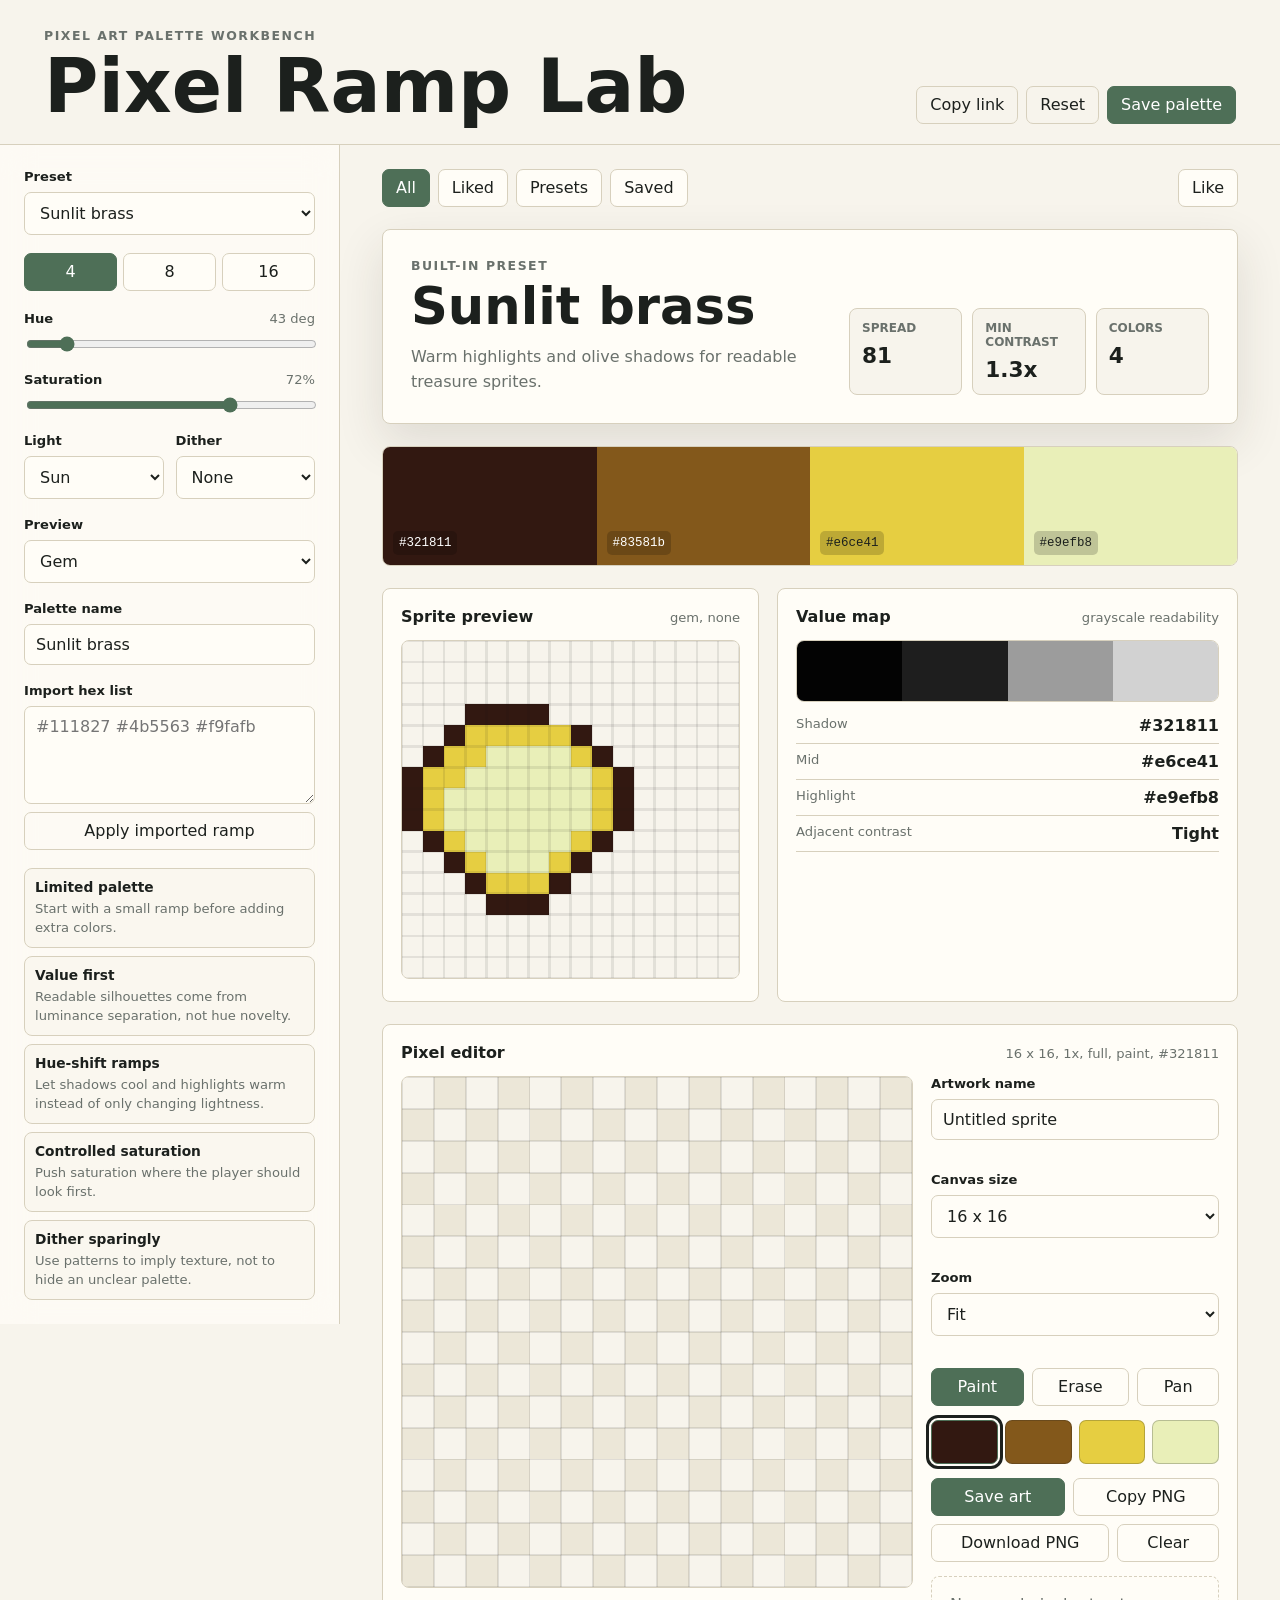
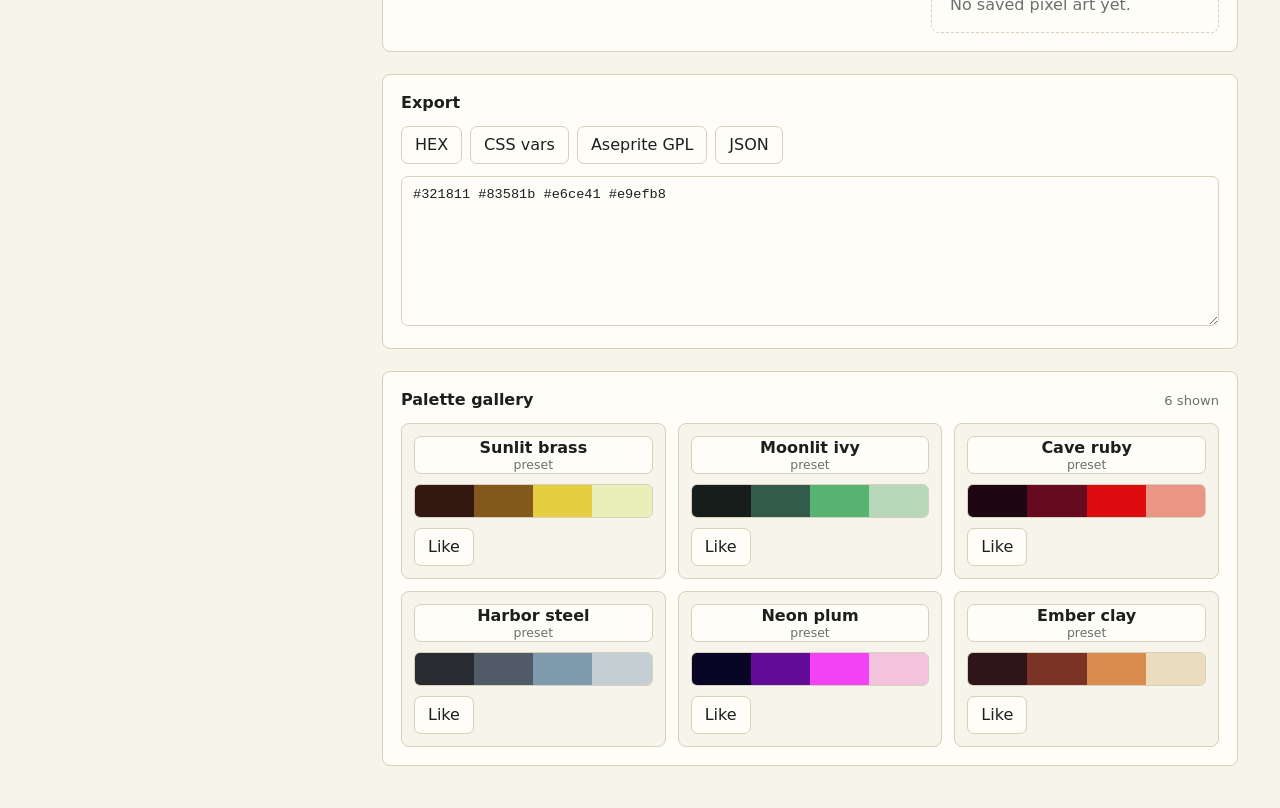
<file: index.html>
<!doctype html>
<html lang="en">
  <head>
    <meta charset="utf-8">
    <meta name="viewport" content="width=device-width, initial-scale=1">
    <title>Pixel Ramp Lab</title>
    <meta name="description" content="A static pixel-art palette workbench for ramps, favorites, previews, and exports.">
    <link rel="stylesheet" href="styles.css">
  </head>
  <body>
    <header class="app-header">
      <div>
        <p class="eyebrow">Pixel art palette workbench</p>
        <h1>Pixel Ramp Lab</h1>
      </div>
      <div class="header-actions">
        <button class="ghost-button" id="copy-url-button" type="button">Copy link</button>
        <button class="ghost-button" id="reset-button" type="button">Reset</button>
        <button class="primary-button" id="save-button" type="button">Save palette</button>
      </div>
    </header>

    <main class="app-shell">
      <section class="control-panel" aria-label="Palette controls">
        <div class="field-group">
          <label for="preset-select">Preset</label>
          <select id="preset-select"></select>
        </div>

        <div class="segmented" aria-label="Ramp size">
          <button type="button" data-size="4">4</button>
          <button type="button" data-size="8">8</button>
          <button type="button" data-size="16">16</button>
        </div>

        <div class="range-field">
          <div>
            <label for="hue-range">Hue</label>
            <output id="hue-output" for="hue-range"></output>
          </div>
          <input id="hue-range" type="range" min="0" max="359" value="43">
        </div>

        <div class="range-field">
          <div>
            <label for="saturation-range">Saturation</label>
            <output id="saturation-output" for="saturation-range"></output>
          </div>
          <input id="saturation-range" type="range" min="12" max="96" value="72">
        </div>

        <div class="field-grid">
          <div class="field-group">
            <label for="environment-select">Light</label>
            <select id="environment-select">
              <option value="sun">Sun</option>
              <option value="moon">Moon</option>
              <option value="cave">Cave</option>
              <option value="overcast">Overcast</option>
              <option value="neon">Neon</option>
            </select>
          </div>
          <div class="field-group">
            <label for="dither-select">Dither</label>
            <select id="dither-select">
              <option value="none">None</option>
              <option value="checker">Checker</option>
              <option value="diagonal">Diagonal</option>
              <option value="vertical">Vertical</option>
              <option value="noise">Noise</option>
            </select>
          </div>
        </div>

        <div class="field-group">
          <label for="sprite-select">Preview</label>
          <select id="sprite-select">
            <option value="gem">Gem</option>
            <option value="character">Character</option>
            <option value="tile">Tile</option>
            <option value="ui">UI button</option>
          </select>
        </div>

        <div class="field-group">
          <label for="palette-name-input">Palette name</label>
          <input id="palette-name-input" type="text" maxlength="48" value="Sunlit brass">
        </div>

        <div class="field-group">
          <label for="import-input">Import hex list</label>
          <textarea id="import-input" rows="4" spellcheck="false" placeholder="#111827 #4b5563 #f9fafb"></textarea>
          <button class="ghost-button full-width" id="import-button" type="button">Apply imported ramp</button>
        </div>

        <div class="rule-list" id="rule-list" aria-label="Pixel art rules"></div>
      </section>

      <section class="workspace" aria-label="Palette workspace">
        <div class="toolbar">
          <div class="filter-tabs" aria-label="Palette filters">
            <button type="button" data-filter="all">All</button>
            <button type="button" data-filter="liked">Liked</button>
            <button type="button" data-filter="presets">Presets</button>
            <button type="button" data-filter="saved">Saved</button>
          </div>
          <button class="like-button" id="like-button" type="button" aria-pressed="false">Like</button>
        </div>

        <div class="palette-hero">
          <div>
            <p class="eyebrow" id="palette-source">Built-in preset</p>
            <h2 id="palette-title">Sunlit brass</h2>
            <p id="palette-note"></p>
          </div>
          <div class="score-grid" aria-label="Palette diagnostics">
            <div>
              <span>Spread</span>
              <strong id="spread-score">0</strong>
            </div>
            <div>
              <span>Min contrast</span>
              <strong id="contrast-score">0</strong>
            </div>
            <div>
              <span>Colors</span>
              <strong id="color-count">0</strong>
            </div>
          </div>
        </div>

        <div class="swatch-strip" id="swatch-strip" aria-label="Generated palette"></div>

        <div class="preview-grid">
          <div class="preview-panel">
            <div class="panel-heading">
              <h3>Sprite preview</h3>
              <span id="preview-caption"></span>
            </div>
            <canvas id="sprite-canvas" width="256" height="256" aria-label="Pixel sprite preview"></canvas>
          </div>

          <div class="preview-panel">
            <div class="panel-heading">
              <h3>Value map</h3>
              <span>grayscale readability</span>
            </div>
            <div class="value-strip" id="value-strip"></div>
            <div class="diagnostic-list" id="diagnostic-list"></div>
          </div>
        </div>

        <div class="editor-panel">
          <div class="panel-heading">
            <h3>Pixel editor</h3>
            <span id="art-status" role="status"></span>
          </div>
          <div class="editor-grid">
            <div class="canvas-wrap">
              <canvas id="art-canvas" width="256" height="256" aria-label="Pixel art editor"></canvas>
            </div>
            <div class="editor-controls" aria-label="Pixel editor controls">
              <div class="field-group">
                <label for="art-name-input">Artwork name</label>
                <input id="art-name-input" type="text" maxlength="48" value="Untitled sprite">
              </div>
              <div class="field-group">
                <label for="art-size-select">Canvas size</label>
                <select id="art-size-select">
                  <option value="8">8 x 8</option>
                  <option value="16" selected>16 x 16</option>
                  <option value="24">24 x 24</option>
                  <option value="32">32 x 32</option>
                </select>
              </div>
              <div class="field-group">
                <label for="art-zoom-select">Zoom</label>
                <select id="art-zoom-select">
                  <option value="1" selected>Fit</option>
                  <option value="2">2x</option>
                  <option value="4">4x</option>
                </select>
              </div>
              <div class="tool-row" aria-label="Drawing tool">
                <button type="button" data-tool="paint">Paint</button>
                <button type="button" data-tool="erase">Erase</button>
                <button type="button" data-tool="pan">Pan</button>
              </div>
              <div class="brush-strip" id="brush-strip" aria-label="Brush colors"></div>
              <div class="art-actions">
                <button class="primary-button" id="save-art-button" type="button">Save art</button>
                <button class="ghost-button" id="copy-art-button" type="button">Copy PNG</button>
                <button class="ghost-button" id="export-art-button" type="button">Download PNG</button>
                <button class="ghost-button" id="clear-art-button" type="button">Clear</button>
              </div>
              <div class="art-gallery" id="art-gallery" aria-label="Saved pixel art"></div>
            </div>
          </div>
        </div>

        <div class="export-panel">
          <div class="panel-heading">
            <h3>Export</h3>
            <span id="copy-status" role="status"></span>
          </div>
          <div class="export-actions">
            <button type="button" data-export="hex">HEX</button>
            <button type="button" data-export="css">CSS vars</button>
            <button type="button" data-export="gpl">Aseprite GPL</button>
            <button type="button" data-export="json">JSON</button>
          </div>
          <textarea id="export-output" rows="7" spellcheck="false"></textarea>
        </div>

        <div class="gallery-panel">
          <div class="panel-heading">
            <h3>Palette gallery</h3>
            <span id="gallery-count"></span>
          </div>
          <div class="gallery-grid" id="gallery-grid"></div>
        </div>
      </section>
    </main>

    <script src="app.js"></script>
  </body>
</html>
</file>
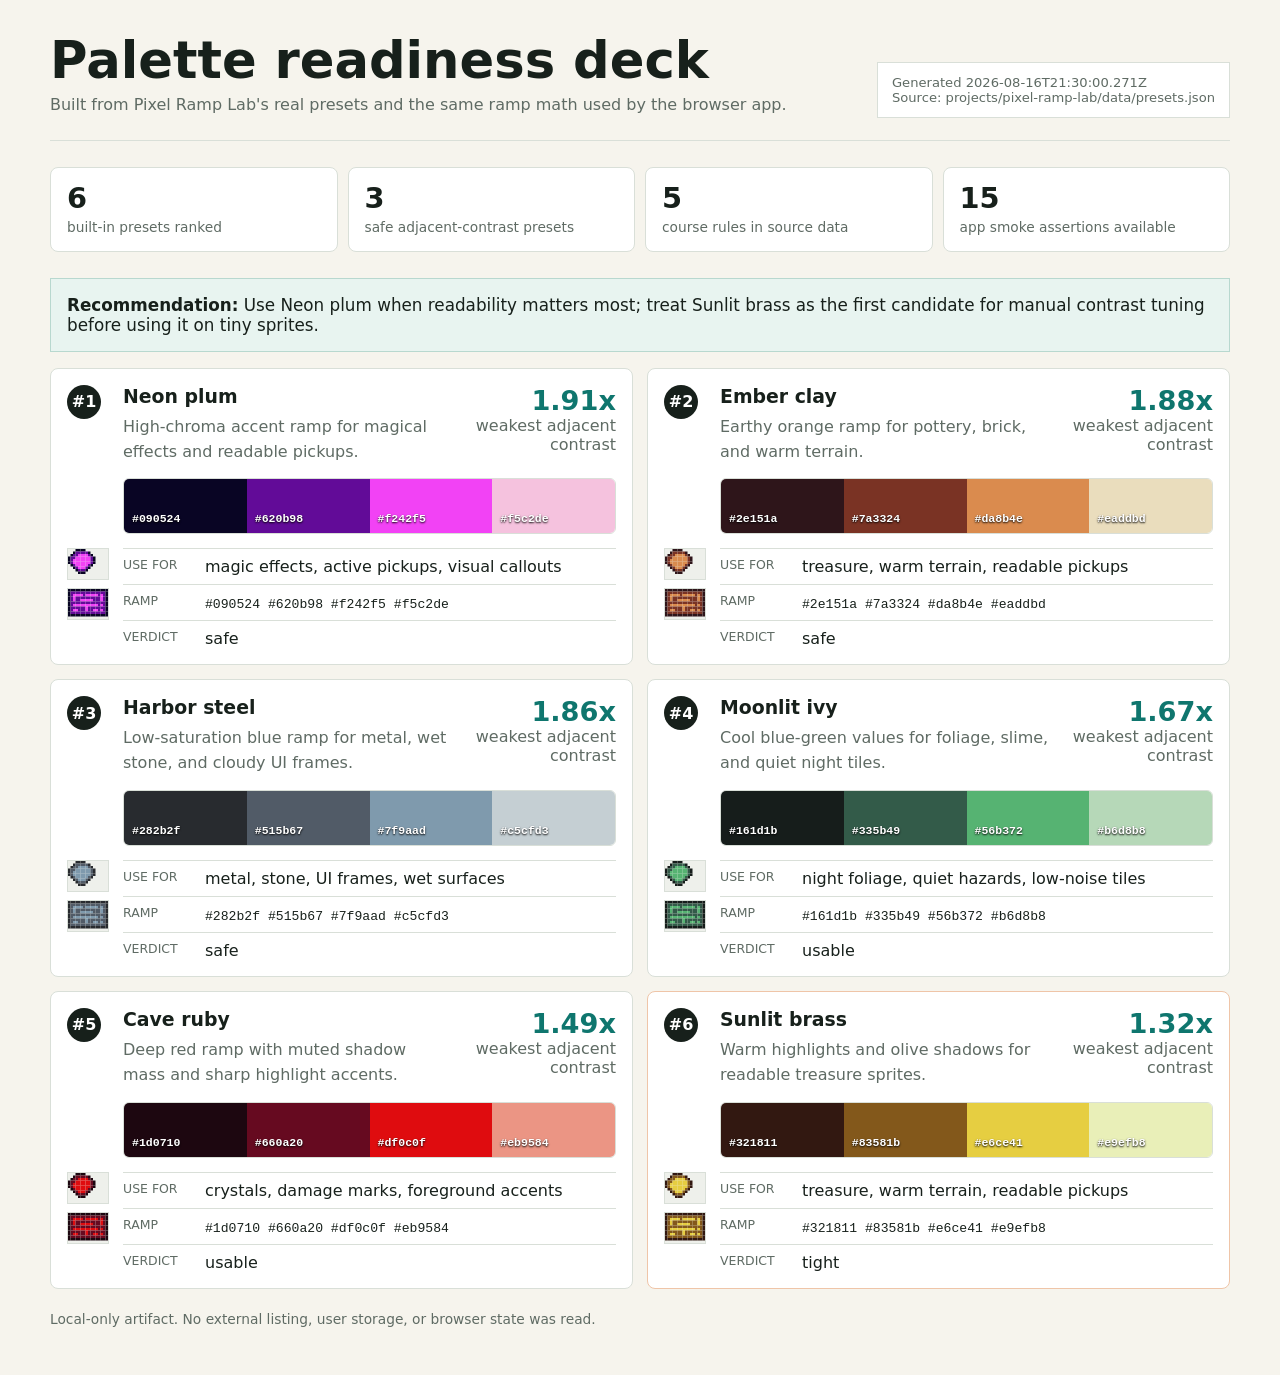
<file: artifacts/2026-08-16-palette-readiness-deck/index.html>
<!doctype html>
<html lang="en">
<head>
  <meta charset="utf-8">
  <meta name="viewport" content="width=device-width, initial-scale=1">
  <title>Pixel Ramp Lab Palette Readiness Deck</title>
  <style>
    :root { color-scheme: light; --ink: #17201b; --muted: #5f6b64; --line: #d9dfd8; --paper: #f6f4ed; --panel: #ffffff; --accent: #0f766e; --warn: #9a3412; }
    * { box-sizing: border-box; }
    body { margin: 0; background: var(--paper); color: var(--ink); font-family: Inter, ui-sans-serif, system-ui, -apple-system, BlinkMacSystemFont, "Segoe UI", sans-serif; }
    main { width: min(1180px, calc(100vw - 40px)); margin: 0 auto; padding: 36px 0 48px; }
    header { display: grid; grid-template-columns: 1fr auto; gap: 24px; align-items: end; margin-bottom: 26px; border-bottom: 1px solid var(--line); padding-bottom: 22px; }
    h1 { margin: 0; font-size: clamp(2rem, 4vw, 4.8rem); line-height: .96; max-width: 760px; }
    p { color: var(--muted); line-height: 1.55; margin: 8px 0 0; }
    .stamp { border: 1px solid var(--line); padding: 12px 14px; background: #fff; font-size: .82rem; color: var(--muted); min-width: 220px; }
    .stats { display: grid; grid-template-columns: repeat(4, minmax(0, 1fr)); gap: 10px; margin: 22px 0 26px; }
    .stat, .palette { background: var(--panel); border: 1px solid var(--line); border-radius: 8px; }
    .stat { padding: 16px; }
    .stat strong { display: block; font-size: 1.8rem; line-height: 1; }
    .stat span { display: block; color: var(--muted); margin-top: 6px; font-size: .86rem; }
    .verdict { font-size: 1.05rem; background: #e8f4f0; border: 1px solid #b8d8cf; padding: 16px; margin-bottom: 16px; }
    .grid { display: grid; grid-template-columns: repeat(2, minmax(0, 1fr)); gap: 14px; }
    .palette { padding: 16px; display: grid; grid-template-columns: 42px 1fr 150px; gap: 14px; align-items: start; }
    .palette.tight { border-color: #efc5a8; }
    .rank { width: 34px; height: 34px; display: grid; place-items: center; background: #17201b; color: #fff; border-radius: 50%; font-weight: 800; }
    h2 { margin: 0; font-size: 1.18rem; }
    .metric { text-align: right; color: var(--muted); }
    .metric strong { color: var(--accent); font-size: 1.7rem; display: block; }
    .swatches { grid-column: 2 / 4; display: grid; grid-template-columns: repeat(4, minmax(0, 1fr)); overflow: hidden; border: 1px solid var(--line); border-radius: 6px; }
    .swatches span { min-height: 54px; display: flex; align-items: end; padding: 8px; font: 700 .72rem ui-monospace, SFMono-Regular, Menlo, monospace; color: #fff; text-shadow: 0 1px 2px #000; }
    .sprites { grid-column: 1 / 2; display: grid; gap: 8px; }
    svg { width: 100%; image-rendering: pixelated; background: #eef0eb; border: 1px solid var(--line); }
    dl { grid-column: 2 / 4; margin: 0; display: grid; gap: 8px; }
    dl div { display: grid; grid-template-columns: 72px 1fr; gap: 10px; border-top: 1px solid var(--line); padding-top: 8px; }
    dt { color: var(--muted); font-size: .78rem; text-transform: uppercase; }
    dd { margin: 0; }
    code { font-family: ui-monospace, SFMono-Regular, Menlo, monospace; font-size: .82rem; white-space: normal; }
    footer { margin-top: 22px; color: var(--muted); font-size: .86rem; }
    @media (max-width: 860px) {
      main { width: min(100vw - 24px, 680px); padding-top: 22px; }
      header, .grid, .stats { grid-template-columns: 1fr; }
      .palette { grid-template-columns: 38px 1fr; }
      .metric, .swatches, dl { grid-column: 1 / 3; text-align: left; }
      .sprites { grid-column: 1 / 3; grid-template-columns: repeat(2, 1fr); }
    }
  </style>
</head>
<body>
  <main>
    <header>
      <div>
        <h1>Palette readiness deck</h1>
        <p>Built from Pixel Ramp Lab's real presets and the same ramp math used by the browser app.</p>
      </div>
      <div class="stamp">Generated 2026-08-16T21:30:00.271Z<br>Source: projects/pixel-ramp-lab/data/presets.json</div>
    </header>
    <section class="stats" aria-label="summary">
      <div class="stat"><strong>6</strong><span>built-in presets ranked</span></div>
      <div class="stat"><strong>3</strong><span>safe adjacent-contrast presets</span></div>
      <div class="stat"><strong>5</strong><span>course rules in source data</span></div>
      <div class="stat"><strong>15</strong><span>app smoke assertions available</span></div>
    </section>
    <section class="verdict"><strong>Recommendation:</strong> Use Neon plum when readability matters most; treat Sunlit brass as the first candidate for manual contrast tuning before using it on tiny sprites.</section>
    <section class="grid">
    <article class="palette safe">
      <div class="rank">#1</div>
      <div>
        <h2>Neon plum</h2>
        <p>High-chroma accent ramp for magical effects and readable pickups.</p>
      </div>
      <div class="metric">
        <strong>1.91x</strong>
        <span>weakest adjacent contrast</span>
      </div>
      <div class="swatches"><span style="background:#090524">#090524</span><span style="background:#620b98">#620b98</span><span style="background:#f242f5">#f242f5</span><span style="background:#f5c2de">#f5c2de</span></div>
      <div class="sprites"><svg viewBox="0 0 128 96" role="img" aria-label="gem sprite"><rect x="24" y="0" width="8" height="8" fill="#090524"/><rect x="32" y="0" width="8" height="8" fill="#090524"/><rect x="40" y="0" width="8" height="8" fill="#090524"/><rect x="48" y="0" width="8" height="8" fill="#090524"/><rect x="16" y="8" width="8" height="8" fill="#090524"/><rect x="24" y="8" width="8" height="8" fill="#620b98"/><rect x="32" y="8" width="8" height="8" fill="#620b98"/><rect x="40" y="8" width="8" height="8" fill="#620b98"/><rect x="48" y="8" width="8" height="8" fill="#620b98"/><rect x="56" y="8" width="8" height="8" fill="#620b98"/><rect x="64" y="8" width="8" height="8" fill="#090524"/><rect x="8" y="16" width="8" height="8" fill="#090524"/><rect x="16" y="16" width="8" height="8" fill="#620b98"/><rect x="24" y="16" width="8" height="8" fill="#620b98"/><rect x="32" y="16" width="8" height="8" fill="#f242f5"/><rect x="40" y="16" width="8" height="8" fill="#f242f5"/><rect x="48" y="16" width="8" height="8" fill="#f242f5"/><rect x="56" y="16" width="8" height="8" fill="#f242f5"/><rect x="64" y="16" width="8" height="8" fill="#620b98"/><rect x="72" y="16" width="8" height="8" fill="#090524"/><rect x="0" y="24" width="8" height="8" fill="#090524"/><rect x="8" y="24" width="8" height="8" fill="#620b98"/><rect x="16" y="24" width="8" height="8" fill="#620b98"/><rect x="24" y="24" width="8" height="8" fill="#f242f5"/><rect x="32" y="24" width="8" height="8" fill="#f242f5"/><rect x="40" y="24" width="8" height="8" fill="#f242f5"/><rect x="48" y="24" width="8" height="8" fill="#f242f5"/><rect x="56" y="24" width="8" height="8" fill="#f242f5"/><rect x="64" y="24" width="8" height="8" fill="#f242f5"/><rect x="72" y="24" width="8" height="8" fill="#620b98"/><rect x="80" y="24" width="8" height="8" fill="#090524"/><rect x="0" y="32" width="8" height="8" fill="#090524"/><rect x="8" y="32" width="8" height="8" fill="#620b98"/><rect x="16" y="32" width="8" height="8" fill="#f242f5"/><rect x="24" y="32" width="8" height="8" fill="#f242f5"/><rect x="32" y="32" width="8" height="8" fill="#f242f5"/><rect x="40" y="32" width="8" height="8" fill="#f242f5"/><rect x="48" y="32" width="8" height="8" fill="#f242f5"/><rect x="56" y="32" width="8" height="8" fill="#f242f5"/><rect x="64" y="32" width="8" height="8" fill="#f242f5"/><rect x="72" y="32" width="8" height="8" fill="#620b98"/><rect x="80" y="32" width="8" height="8" fill="#090524"/><rect x="0" y="40" width="8" height="8" fill="#090524"/><rect x="8" y="40" width="8" height="8" fill="#620b98"/><rect x="16" y="40" width="8" height="8" fill="#f242f5"/><rect x="24" y="40" width="8" height="8" fill="#f242f5"/><rect x="32" y="40" width="8" height="8" fill="#f242f5"/><rect x="40" y="40" width="8" height="8" fill="#f242f5"/><rect x="48" y="40" width="8" height="8" fill="#f242f5"/><rect x="56" y="40" width="8" height="8" fill="#f242f5"/><rect x="64" y="40" width="8" height="8" fill="#f242f5"/><rect x="72" y="40" width="8" height="8" fill="#620b98"/><rect x="80" y="40" width="8" height="8" fill="#090524"/><rect x="8" y="48" width="8" height="8" fill="#090524"/><rect x="16" y="48" width="8" height="8" fill="#620b98"/><rect x="24" y="48" width="8" height="8" fill="#f242f5"/><rect x="32" y="48" width="8" height="8" fill="#f242f5"/><rect x="40" y="48" width="8" height="8" fill="#f242f5"/><rect x="48" y="48" width="8" height="8" fill="#f242f5"/><rect x="56" y="48" width="8" height="8" fill="#f242f5"/><rect x="64" y="48" width="8" height="8" fill="#620b98"/><rect x="72" y="48" width="8" height="8" fill="#090524"/><rect x="16" y="56" width="8" height="8" fill="#090524"/><rect x="24" y="56" width="8" height="8" fill="#620b98"/><rect x="32" y="56" width="8" height="8" fill="#f242f5"/><rect x="40" y="56" width="8" height="8" fill="#f242f5"/><rect x="48" y="56" width="8" height="8" fill="#f242f5"/><rect x="56" y="56" width="8" height="8" fill="#620b98"/><rect x="64" y="56" width="8" height="8" fill="#090524"/><rect x="24" y="64" width="8" height="8" fill="#090524"/><rect x="32" y="64" width="8" height="8" fill="#620b98"/><rect x="40" y="64" width="8" height="8" fill="#620b98"/><rect x="48" y="64" width="8" height="8" fill="#620b98"/><rect x="56" y="64" width="8" height="8" fill="#090524"/><rect x="32" y="72" width="8" height="8" fill="#090524"/><rect x="40" y="72" width="8" height="8" fill="#090524"/><rect x="48" y="72" width="8" height="8" fill="#090524"/></svg><svg viewBox="0 0 128 96" role="img" aria-label="tile sprite"><rect x="0" y="0" width="8" height="8" fill="#090524"/><rect x="8" y="0" width="8" height="8" fill="#090524"/><rect x="16" y="0" width="8" height="8" fill="#090524"/><rect x="24" y="0" width="8" height="8" fill="#090524"/><rect x="32" y="0" width="8" height="8" fill="#090524"/><rect x="40" y="0" width="8" height="8" fill="#090524"/><rect x="48" y="0" width="8" height="8" fill="#090524"/><rect x="56" y="0" width="8" height="8" fill="#090524"/><rect x="64" y="0" width="8" height="8" fill="#090524"/><rect x="72" y="0" width="8" height="8" fill="#090524"/><rect x="80" y="0" width="8" height="8" fill="#090524"/><rect x="88" y="0" width="8" height="8" fill="#090524"/><rect x="96" y="0" width="8" height="8" fill="#090524"/><rect x="104" y="0" width="8" height="8" fill="#090524"/><rect x="112" y="0" width="8" height="8" fill="#090524"/><rect x="120" y="0" width="8" height="8" fill="#090524"/><rect x="0" y="8" width="8" height="8" fill="#090524"/><rect x="8" y="8" width="8" height="8" fill="#620b98"/><rect x="16" y="8" width="8" height="8" fill="#620b98"/><rect x="24" y="8" width="8" height="8" fill="#620b98"/><rect x="32" y="8" width="8" height="8" fill="#620b98"/><rect x="40" y="8" width="8" height="8" fill="#620b98"/><rect x="48" y="8" width="8" height="8" fill="#620b98"/><rect x="56" y="8" width="8" height="8" fill="#620b98"/><rect x="64" y="8" width="8" height="8" fill="#620b98"/><rect x="72" y="8" width="8" height="8" fill="#620b98"/><rect x="80" y="8" width="8" height="8" fill="#620b98"/><rect x="88" y="8" width="8" height="8" fill="#620b98"/><rect x="96" y="8" width="8" height="8" fill="#620b98"/><rect x="104" y="8" width="8" height="8" fill="#620b98"/><rect x="112" y="8" width="8" height="8" fill="#620b98"/><rect x="120" y="8" width="8" height="8" fill="#090524"/><rect x="0" y="16" width="8" height="8" fill="#090524"/><rect x="8" y="16" width="8" height="8" fill="#620b98"/><rect x="16" y="16" width="8" height="8" fill="#f242f5"/><rect x="24" y="16" width="8" height="8" fill="#f242f5"/><rect x="32" y="16" width="8" height="8" fill="#f242f5"/><rect x="40" y="16" width="8" height="8" fill="#f242f5"/><rect x="48" y="16" width="8" height="8" fill="#620b98"/><rect x="56" y="16" width="8" height="8" fill="#f242f5"/><rect x="64" y="16" width="8" height="8" fill="#f242f5"/><rect x="72" y="16" width="8" height="8" fill="#f242f5"/><rect x="80" y="16" width="8" height="8" fill="#f242f5"/><rect x="88" y="16" width="8" height="8" fill="#f242f5"/><rect x="96" y="16" width="8" height="8" fill="#620b98"/><rect x="104" y="16" width="8" height="8" fill="#f242f5"/><rect x="112" y="16" width="8" height="8" fill="#620b98"/><rect x="120" y="16" width="8" height="8" fill="#090524"/><rect x="0" y="24" width="8" height="8" fill="#090524"/><rect x="8" y="24" width="8" height="8" fill="#620b98"/><rect x="16" y="24" width="8" height="8" fill="#f242f5"/><rect x="24" y="24" width="8" height="8" fill="#620b98"/><rect x="32" y="24" width="8" height="8" fill="#620b98"/><rect x="40" y="24" width="8" height="8" fill="#620b98"/><rect x="48" y="24" width="8" height="8" fill="#620b98"/><rect x="56" y="24" width="8" height="8" fill="#620b98"/><rect x="64" y="24" width="8" height="8" fill="#620b98"/><rect x="72" y="24" width="8" height="8" fill="#620b98"/><rect x="80" y="24" width="8" height="8" fill="#620b98"/><rect x="88" y="24" width="8" height="8" fill="#620b98"/><rect x="96" y="24" width="8" height="8" fill="#620b98"/><rect x="104" y="24" width="8" height="8" fill="#f242f5"/><rect x="112" y="24" width="8" height="8" fill="#620b98"/><rect x="120" y="24" width="8" height="8" fill="#090524"/><rect x="0" y="32" width="8" height="8" fill="#090524"/><rect x="8" y="32" width="8" height="8" fill="#620b98"/><rect x="16" y="32" width="8" height="8" fill="#f242f5"/><rect x="24" y="32" width="8" height="8" fill="#620b98"/><rect x="32" y="32" width="8" height="8" fill="#620b98"/><rect x="40" y="32" width="8" height="8" fill="#f242f5"/><rect x="48" y="32" width="8" height="8" fill="#f242f5"/><rect x="56" y="32" width="8" height="8" fill="#f242f5"/><rect x="64" y="32" width="8" height="8" fill="#f242f5"/><rect x="72" y="32" width="8" height="8" fill="#f242f5"/><rect x="80" y="32" width="8" height="8" fill="#620b98"/><rect x="88" y="32" width="8" height="8" fill="#620b98"/><rect x="96" y="32" width="8" height="8" fill="#620b98"/><rect x="104" y="32" width="8" height="8" fill="#f242f5"/><rect x="112" y="32" width="8" height="8" fill="#620b98"/><rect x="120" y="32" width="8" height="8" fill="#090524"/><rect x="0" y="40" width="8" height="8" fill="#090524"/><rect x="8" y="40" width="8" height="8" fill="#620b98"/><rect x="16" y="40" width="8" height="8" fill="#620b98"/><rect x="24" y="40" width="8" height="8" fill="#620b98"/><rect x="32" y="40" width="8" height="8" fill="#620b98"/><rect x="40" y="40" width="8" height="8" fill="#620b98"/><rect x="48" y="40" width="8" height="8" fill="#620b98"/><rect x="56" y="40" width="8" height="8" fill="#620b98"/><rect x="64" y="40" width="8" height="8" fill="#620b98"/><rect x="72" y="40" width="8" height="8" fill="#620b98"/><rect x="80" y="40" width="8" height="8" fill="#620b98"/><rect x="88" y="40" width="8" height="8" fill="#620b98"/><rect x="96" y="40" width="8" height="8" fill="#620b98"/><rect x="104" y="40" width="8" height="8" fill="#620b98"/><rect x="112" y="40" width="8" height="8" fill="#620b98"/><rect x="120" y="40" width="8" height="8" fill="#090524"/><rect x="0" y="48" width="8" height="8" fill="#090524"/><rect x="8" y="48" width="8" height="8" fill="#620b98"/><rect x="16" y="48" width="8" height="8" fill="#f242f5"/><rect x="24" y="48" width="8" height="8" fill="#f242f5"/><rect x="32" y="48" width="8" height="8" fill="#f242f5"/><rect x="40" y="48" width="8" height="8" fill="#f242f5"/><rect x="48" y="48" width="8" height="8" fill="#f242f5"/><rect x="56" y="48" width="8" height="8" fill="#f242f5"/><rect x="64" y="48" width="8" height="8" fill="#f242f5"/><rect x="72" y="48" width="8" height="8" fill="#f242f5"/><rect x="80" y="48" width="8" height="8" fill="#f242f5"/><rect x="88" y="48" width="8" height="8" fill="#f242f5"/><rect x="96" y="48" width="8" height="8" fill="#620b98"/><rect x="104" y="48" width="8" height="8" fill="#f242f5"/><rect x="112" y="48" width="8" height="8" fill="#620b98"/><rect x="120" y="48" width="8" height="8" fill="#090524"/><rect x="0" y="56" width="8" height="8" fill="#090524"/><rect x="8" y="56" width="8" height="8" fill="#620b98"/><rect x="16" y="56" width="8" height="8" fill="#620b98"/><rect x="24" y="56" width="8" height="8" fill="#620b98"/><rect x="32" y="56" width="8" height="8" fill="#620b98"/><rect x="40" y="56" width="8" height="8" fill="#620b98"/><rect x="48" y="56" width="8" height="8" fill="#620b98"/><rect x="56" y="56" width="8" height="8" fill="#f242f5"/><rect x="64" y="56" width="8" height="8" fill="#620b98"/><rect x="72" y="56" width="8" height="8" fill="#620b98"/><rect x="80" y="56" width="8" height="8" fill="#620b98"/><rect x="88" y="56" width="8" height="8" fill="#620b98"/><rect x="96" y="56" width="8" height="8" fill="#620b98"/><rect x="104" y="56" width="8" height="8" fill="#620b98"/><rect x="112" y="56" width="8" height="8" fill="#620b98"/><rect x="120" y="56" width="8" height="8" fill="#090524"/><rect x="0" y="64" width="8" height="8" fill="#090524"/><rect x="8" y="64" width="8" height="8" fill="#620b98"/><rect x="16" y="64" width="8" height="8" fill="#f242f5"/><rect x="24" y="64" width="8" height="8" fill="#f242f5"/><rect x="32" y="64" width="8" height="8" fill="#620b98"/><rect x="40" y="64" width="8" height="8" fill="#620b98"/><rect x="48" y="64" width="8" height="8" fill="#620b98"/><rect x="56" y="64" width="8" height="8" fill="#f242f5"/><rect x="64" y="64" width="8" height="8" fill="#620b98"/><rect x="72" y="64" width="8" height="8" fill="#620b98"/><rect x="80" y="64" width="8" height="8" fill="#f242f5"/><rect x="88" y="64" width="8" height="8" fill="#f242f5"/><rect x="96" y="64" width="8" height="8" fill="#620b98"/><rect x="104" y="64" width="8" height="8" fill="#f242f5"/><rect x="112" y="64" width="8" height="8" fill="#620b98"/><rect x="120" y="64" width="8" height="8" fill="#090524"/><rect x="0" y="72" width="8" height="8" fill="#090524"/><rect x="8" y="72" width="8" height="8" fill="#620b98"/><rect x="16" y="72" width="8" height="8" fill="#620b98"/><rect x="24" y="72" width="8" height="8" fill="#620b98"/><rect x="32" y="72" width="8" height="8" fill="#620b98"/><rect x="40" y="72" width="8" height="8" fill="#620b98"/><rect x="48" y="72" width="8" height="8" fill="#620b98"/><rect x="56" y="72" width="8" height="8" fill="#620b98"/><rect x="64" y="72" width="8" height="8" fill="#620b98"/><rect x="72" y="72" width="8" height="8" fill="#620b98"/><rect x="80" y="72" width="8" height="8" fill="#620b98"/><rect x="88" y="72" width="8" height="8" fill="#620b98"/><rect x="96" y="72" width="8" height="8" fill="#620b98"/><rect x="104" y="72" width="8" height="8" fill="#620b98"/><rect x="112" y="72" width="8" height="8" fill="#620b98"/><rect x="120" y="72" width="8" height="8" fill="#090524"/><rect x="0" y="80" width="8" height="8" fill="#090524"/><rect x="8" y="80" width="8" height="8" fill="#090524"/><rect x="16" y="80" width="8" height="8" fill="#090524"/><rect x="24" y="80" width="8" height="8" fill="#090524"/><rect x="32" y="80" width="8" height="8" fill="#090524"/><rect x="40" y="80" width="8" height="8" fill="#090524"/><rect x="48" y="80" width="8" height="8" fill="#090524"/><rect x="56" y="80" width="8" height="8" fill="#090524"/><rect x="64" y="80" width="8" height="8" fill="#090524"/><rect x="72" y="80" width="8" height="8" fill="#090524"/><rect x="80" y="80" width="8" height="8" fill="#090524"/><rect x="88" y="80" width="8" height="8" fill="#090524"/><rect x="96" y="80" width="8" height="8" fill="#090524"/><rect x="104" y="80" width="8" height="8" fill="#090524"/><rect x="112" y="80" width="8" height="8" fill="#090524"/><rect x="120" y="80" width="8" height="8" fill="#090524"/></svg></div>
      <dl>
        <div><dt>Use for</dt><dd>magic effects, active pickups, visual callouts</dd></div>
        <div><dt>Ramp</dt><dd><code>#090524 #620b98 #f242f5 #f5c2de</code></dd></div>
        <div><dt>Verdict</dt><dd>safe</dd></div>
      </dl>
    </article>
    <article class="palette safe">
      <div class="rank">#2</div>
      <div>
        <h2>Ember clay</h2>
        <p>Earthy orange ramp for pottery, brick, and warm terrain.</p>
      </div>
      <div class="metric">
        <strong>1.88x</strong>
        <span>weakest adjacent contrast</span>
      </div>
      <div class="swatches"><span style="background:#2e151a">#2e151a</span><span style="background:#7a3324">#7a3324</span><span style="background:#da8b4e">#da8b4e</span><span style="background:#eaddbd">#eaddbd</span></div>
      <div class="sprites"><svg viewBox="0 0 128 96" role="img" aria-label="gem sprite"><rect x="24" y="0" width="8" height="8" fill="#2e151a"/><rect x="32" y="0" width="8" height="8" fill="#2e151a"/><rect x="40" y="0" width="8" height="8" fill="#2e151a"/><rect x="48" y="0" width="8" height="8" fill="#2e151a"/><rect x="16" y="8" width="8" height="8" fill="#2e151a"/><rect x="24" y="8" width="8" height="8" fill="#7a3324"/><rect x="32" y="8" width="8" height="8" fill="#7a3324"/><rect x="40" y="8" width="8" height="8" fill="#7a3324"/><rect x="48" y="8" width="8" height="8" fill="#7a3324"/><rect x="56" y="8" width="8" height="8" fill="#7a3324"/><rect x="64" y="8" width="8" height="8" fill="#2e151a"/><rect x="8" y="16" width="8" height="8" fill="#2e151a"/><rect x="16" y="16" width="8" height="8" fill="#7a3324"/><rect x="24" y="16" width="8" height="8" fill="#7a3324"/><rect x="32" y="16" width="8" height="8" fill="#da8b4e"/><rect x="40" y="16" width="8" height="8" fill="#da8b4e"/><rect x="48" y="16" width="8" height="8" fill="#da8b4e"/><rect x="56" y="16" width="8" height="8" fill="#da8b4e"/><rect x="64" y="16" width="8" height="8" fill="#7a3324"/><rect x="72" y="16" width="8" height="8" fill="#2e151a"/><rect x="0" y="24" width="8" height="8" fill="#2e151a"/><rect x="8" y="24" width="8" height="8" fill="#7a3324"/><rect x="16" y="24" width="8" height="8" fill="#7a3324"/><rect x="24" y="24" width="8" height="8" fill="#da8b4e"/><rect x="32" y="24" width="8" height="8" fill="#da8b4e"/><rect x="40" y="24" width="8" height="8" fill="#da8b4e"/><rect x="48" y="24" width="8" height="8" fill="#da8b4e"/><rect x="56" y="24" width="8" height="8" fill="#da8b4e"/><rect x="64" y="24" width="8" height="8" fill="#da8b4e"/><rect x="72" y="24" width="8" height="8" fill="#7a3324"/><rect x="80" y="24" width="8" height="8" fill="#2e151a"/><rect x="0" y="32" width="8" height="8" fill="#2e151a"/><rect x="8" y="32" width="8" height="8" fill="#7a3324"/><rect x="16" y="32" width="8" height="8" fill="#da8b4e"/><rect x="24" y="32" width="8" height="8" fill="#da8b4e"/><rect x="32" y="32" width="8" height="8" fill="#da8b4e"/><rect x="40" y="32" width="8" height="8" fill="#da8b4e"/><rect x="48" y="32" width="8" height="8" fill="#da8b4e"/><rect x="56" y="32" width="8" height="8" fill="#da8b4e"/><rect x="64" y="32" width="8" height="8" fill="#da8b4e"/><rect x="72" y="32" width="8" height="8" fill="#7a3324"/><rect x="80" y="32" width="8" height="8" fill="#2e151a"/><rect x="0" y="40" width="8" height="8" fill="#2e151a"/><rect x="8" y="40" width="8" height="8" fill="#7a3324"/><rect x="16" y="40" width="8" height="8" fill="#da8b4e"/><rect x="24" y="40" width="8" height="8" fill="#da8b4e"/><rect x="32" y="40" width="8" height="8" fill="#da8b4e"/><rect x="40" y="40" width="8" height="8" fill="#da8b4e"/><rect x="48" y="40" width="8" height="8" fill="#da8b4e"/><rect x="56" y="40" width="8" height="8" fill="#da8b4e"/><rect x="64" y="40" width="8" height="8" fill="#da8b4e"/><rect x="72" y="40" width="8" height="8" fill="#7a3324"/><rect x="80" y="40" width="8" height="8" fill="#2e151a"/><rect x="8" y="48" width="8" height="8" fill="#2e151a"/><rect x="16" y="48" width="8" height="8" fill="#7a3324"/><rect x="24" y="48" width="8" height="8" fill="#da8b4e"/><rect x="32" y="48" width="8" height="8" fill="#da8b4e"/><rect x="40" y="48" width="8" height="8" fill="#da8b4e"/><rect x="48" y="48" width="8" height="8" fill="#da8b4e"/><rect x="56" y="48" width="8" height="8" fill="#da8b4e"/><rect x="64" y="48" width="8" height="8" fill="#7a3324"/><rect x="72" y="48" width="8" height="8" fill="#2e151a"/><rect x="16" y="56" width="8" height="8" fill="#2e151a"/><rect x="24" y="56" width="8" height="8" fill="#7a3324"/><rect x="32" y="56" width="8" height="8" fill="#da8b4e"/><rect x="40" y="56" width="8" height="8" fill="#da8b4e"/><rect x="48" y="56" width="8" height="8" fill="#da8b4e"/><rect x="56" y="56" width="8" height="8" fill="#7a3324"/><rect x="64" y="56" width="8" height="8" fill="#2e151a"/><rect x="24" y="64" width="8" height="8" fill="#2e151a"/><rect x="32" y="64" width="8" height="8" fill="#7a3324"/><rect x="40" y="64" width="8" height="8" fill="#7a3324"/><rect x="48" y="64" width="8" height="8" fill="#7a3324"/><rect x="56" y="64" width="8" height="8" fill="#2e151a"/><rect x="32" y="72" width="8" height="8" fill="#2e151a"/><rect x="40" y="72" width="8" height="8" fill="#2e151a"/><rect x="48" y="72" width="8" height="8" fill="#2e151a"/></svg><svg viewBox="0 0 128 96" role="img" aria-label="tile sprite"><rect x="0" y="0" width="8" height="8" fill="#2e151a"/><rect x="8" y="0" width="8" height="8" fill="#2e151a"/><rect x="16" y="0" width="8" height="8" fill="#2e151a"/><rect x="24" y="0" width="8" height="8" fill="#2e151a"/><rect x="32" y="0" width="8" height="8" fill="#2e151a"/><rect x="40" y="0" width="8" height="8" fill="#2e151a"/><rect x="48" y="0" width="8" height="8" fill="#2e151a"/><rect x="56" y="0" width="8" height="8" fill="#2e151a"/><rect x="64" y="0" width="8" height="8" fill="#2e151a"/><rect x="72" y="0" width="8" height="8" fill="#2e151a"/><rect x="80" y="0" width="8" height="8" fill="#2e151a"/><rect x="88" y="0" width="8" height="8" fill="#2e151a"/><rect x="96" y="0" width="8" height="8" fill="#2e151a"/><rect x="104" y="0" width="8" height="8" fill="#2e151a"/><rect x="112" y="0" width="8" height="8" fill="#2e151a"/><rect x="120" y="0" width="8" height="8" fill="#2e151a"/><rect x="0" y="8" width="8" height="8" fill="#2e151a"/><rect x="8" y="8" width="8" height="8" fill="#7a3324"/><rect x="16" y="8" width="8" height="8" fill="#7a3324"/><rect x="24" y="8" width="8" height="8" fill="#7a3324"/><rect x="32" y="8" width="8" height="8" fill="#7a3324"/><rect x="40" y="8" width="8" height="8" fill="#7a3324"/><rect x="48" y="8" width="8" height="8" fill="#7a3324"/><rect x="56" y="8" width="8" height="8" fill="#7a3324"/><rect x="64" y="8" width="8" height="8" fill="#7a3324"/><rect x="72" y="8" width="8" height="8" fill="#7a3324"/><rect x="80" y="8" width="8" height="8" fill="#7a3324"/><rect x="88" y="8" width="8" height="8" fill="#7a3324"/><rect x="96" y="8" width="8" height="8" fill="#7a3324"/><rect x="104" y="8" width="8" height="8" fill="#7a3324"/><rect x="112" y="8" width="8" height="8" fill="#7a3324"/><rect x="120" y="8" width="8" height="8" fill="#2e151a"/><rect x="0" y="16" width="8" height="8" fill="#2e151a"/><rect x="8" y="16" width="8" height="8" fill="#7a3324"/><rect x="16" y="16" width="8" height="8" fill="#da8b4e"/><rect x="24" y="16" width="8" height="8" fill="#da8b4e"/><rect x="32" y="16" width="8" height="8" fill="#da8b4e"/><rect x="40" y="16" width="8" height="8" fill="#da8b4e"/><rect x="48" y="16" width="8" height="8" fill="#7a3324"/><rect x="56" y="16" width="8" height="8" fill="#da8b4e"/><rect x="64" y="16" width="8" height="8" fill="#da8b4e"/><rect x="72" y="16" width="8" height="8" fill="#da8b4e"/><rect x="80" y="16" width="8" height="8" fill="#da8b4e"/><rect x="88" y="16" width="8" height="8" fill="#da8b4e"/><rect x="96" y="16" width="8" height="8" fill="#7a3324"/><rect x="104" y="16" width="8" height="8" fill="#da8b4e"/><rect x="112" y="16" width="8" height="8" fill="#7a3324"/><rect x="120" y="16" width="8" height="8" fill="#2e151a"/><rect x="0" y="24" width="8" height="8" fill="#2e151a"/><rect x="8" y="24" width="8" height="8" fill="#7a3324"/><rect x="16" y="24" width="8" height="8" fill="#da8b4e"/><rect x="24" y="24" width="8" height="8" fill="#7a3324"/><rect x="32" y="24" width="8" height="8" fill="#7a3324"/><rect x="40" y="24" width="8" height="8" fill="#7a3324"/><rect x="48" y="24" width="8" height="8" fill="#7a3324"/><rect x="56" y="24" width="8" height="8" fill="#7a3324"/><rect x="64" y="24" width="8" height="8" fill="#7a3324"/><rect x="72" y="24" width="8" height="8" fill="#7a3324"/><rect x="80" y="24" width="8" height="8" fill="#7a3324"/><rect x="88" y="24" width="8" height="8" fill="#7a3324"/><rect x="96" y="24" width="8" height="8" fill="#7a3324"/><rect x="104" y="24" width="8" height="8" fill="#da8b4e"/><rect x="112" y="24" width="8" height="8" fill="#7a3324"/><rect x="120" y="24" width="8" height="8" fill="#2e151a"/><rect x="0" y="32" width="8" height="8" fill="#2e151a"/><rect x="8" y="32" width="8" height="8" fill="#7a3324"/><rect x="16" y="32" width="8" height="8" fill="#da8b4e"/><rect x="24" y="32" width="8" height="8" fill="#7a3324"/><rect x="32" y="32" width="8" height="8" fill="#7a3324"/><rect x="40" y="32" width="8" height="8" fill="#da8b4e"/><rect x="48" y="32" width="8" height="8" fill="#da8b4e"/><rect x="56" y="32" width="8" height="8" fill="#da8b4e"/><rect x="64" y="32" width="8" height="8" fill="#da8b4e"/><rect x="72" y="32" width="8" height="8" fill="#da8b4e"/><rect x="80" y="32" width="8" height="8" fill="#7a3324"/><rect x="88" y="32" width="8" height="8" fill="#7a3324"/><rect x="96" y="32" width="8" height="8" fill="#7a3324"/><rect x="104" y="32" width="8" height="8" fill="#da8b4e"/><rect x="112" y="32" width="8" height="8" fill="#7a3324"/><rect x="120" y="32" width="8" height="8" fill="#2e151a"/><rect x="0" y="40" width="8" height="8" fill="#2e151a"/><rect x="8" y="40" width="8" height="8" fill="#7a3324"/><rect x="16" y="40" width="8" height="8" fill="#7a3324"/><rect x="24" y="40" width="8" height="8" fill="#7a3324"/><rect x="32" y="40" width="8" height="8" fill="#7a3324"/><rect x="40" y="40" width="8" height="8" fill="#7a3324"/><rect x="48" y="40" width="8" height="8" fill="#7a3324"/><rect x="56" y="40" width="8" height="8" fill="#7a3324"/><rect x="64" y="40" width="8" height="8" fill="#7a3324"/><rect x="72" y="40" width="8" height="8" fill="#7a3324"/><rect x="80" y="40" width="8" height="8" fill="#7a3324"/><rect x="88" y="40" width="8" height="8" fill="#7a3324"/><rect x="96" y="40" width="8" height="8" fill="#7a3324"/><rect x="104" y="40" width="8" height="8" fill="#7a3324"/><rect x="112" y="40" width="8" height="8" fill="#7a3324"/><rect x="120" y="40" width="8" height="8" fill="#2e151a"/><rect x="0" y="48" width="8" height="8" fill="#2e151a"/><rect x="8" y="48" width="8" height="8" fill="#7a3324"/><rect x="16" y="48" width="8" height="8" fill="#da8b4e"/><rect x="24" y="48" width="8" height="8" fill="#da8b4e"/><rect x="32" y="48" width="8" height="8" fill="#da8b4e"/><rect x="40" y="48" width="8" height="8" fill="#da8b4e"/><rect x="48" y="48" width="8" height="8" fill="#da8b4e"/><rect x="56" y="48" width="8" height="8" fill="#da8b4e"/><rect x="64" y="48" width="8" height="8" fill="#da8b4e"/><rect x="72" y="48" width="8" height="8" fill="#da8b4e"/><rect x="80" y="48" width="8" height="8" fill="#da8b4e"/><rect x="88" y="48" width="8" height="8" fill="#da8b4e"/><rect x="96" y="48" width="8" height="8" fill="#7a3324"/><rect x="104" y="48" width="8" height="8" fill="#da8b4e"/><rect x="112" y="48" width="8" height="8" fill="#7a3324"/><rect x="120" y="48" width="8" height="8" fill="#2e151a"/><rect x="0" y="56" width="8" height="8" fill="#2e151a"/><rect x="8" y="56" width="8" height="8" fill="#7a3324"/><rect x="16" y="56" width="8" height="8" fill="#7a3324"/><rect x="24" y="56" width="8" height="8" fill="#7a3324"/><rect x="32" y="56" width="8" height="8" fill="#7a3324"/><rect x="40" y="56" width="8" height="8" fill="#7a3324"/><rect x="48" y="56" width="8" height="8" fill="#7a3324"/><rect x="56" y="56" width="8" height="8" fill="#da8b4e"/><rect x="64" y="56" width="8" height="8" fill="#7a3324"/><rect x="72" y="56" width="8" height="8" fill="#7a3324"/><rect x="80" y="56" width="8" height="8" fill="#7a3324"/><rect x="88" y="56" width="8" height="8" fill="#7a3324"/><rect x="96" y="56" width="8" height="8" fill="#7a3324"/><rect x="104" y="56" width="8" height="8" fill="#7a3324"/><rect x="112" y="56" width="8" height="8" fill="#7a3324"/><rect x="120" y="56" width="8" height="8" fill="#2e151a"/><rect x="0" y="64" width="8" height="8" fill="#2e151a"/><rect x="8" y="64" width="8" height="8" fill="#7a3324"/><rect x="16" y="64" width="8" height="8" fill="#da8b4e"/><rect x="24" y="64" width="8" height="8" fill="#da8b4e"/><rect x="32" y="64" width="8" height="8" fill="#7a3324"/><rect x="40" y="64" width="8" height="8" fill="#7a3324"/><rect x="48" y="64" width="8" height="8" fill="#7a3324"/><rect x="56" y="64" width="8" height="8" fill="#da8b4e"/><rect x="64" y="64" width="8" height="8" fill="#7a3324"/><rect x="72" y="64" width="8" height="8" fill="#7a3324"/><rect x="80" y="64" width="8" height="8" fill="#da8b4e"/><rect x="88" y="64" width="8" height="8" fill="#da8b4e"/><rect x="96" y="64" width="8" height="8" fill="#7a3324"/><rect x="104" y="64" width="8" height="8" fill="#da8b4e"/><rect x="112" y="64" width="8" height="8" fill="#7a3324"/><rect x="120" y="64" width="8" height="8" fill="#2e151a"/><rect x="0" y="72" width="8" height="8" fill="#2e151a"/><rect x="8" y="72" width="8" height="8" fill="#7a3324"/><rect x="16" y="72" width="8" height="8" fill="#7a3324"/><rect x="24" y="72" width="8" height="8" fill="#7a3324"/><rect x="32" y="72" width="8" height="8" fill="#7a3324"/><rect x="40" y="72" width="8" height="8" fill="#7a3324"/><rect x="48" y="72" width="8" height="8" fill="#7a3324"/><rect x="56" y="72" width="8" height="8" fill="#7a3324"/><rect x="64" y="72" width="8" height="8" fill="#7a3324"/><rect x="72" y="72" width="8" height="8" fill="#7a3324"/><rect x="80" y="72" width="8" height="8" fill="#7a3324"/><rect x="88" y="72" width="8" height="8" fill="#7a3324"/><rect x="96" y="72" width="8" height="8" fill="#7a3324"/><rect x="104" y="72" width="8" height="8" fill="#7a3324"/><rect x="112" y="72" width="8" height="8" fill="#7a3324"/><rect x="120" y="72" width="8" height="8" fill="#2e151a"/><rect x="0" y="80" width="8" height="8" fill="#2e151a"/><rect x="8" y="80" width="8" height="8" fill="#2e151a"/><rect x="16" y="80" width="8" height="8" fill="#2e151a"/><rect x="24" y="80" width="8" height="8" fill="#2e151a"/><rect x="32" y="80" width="8" height="8" fill="#2e151a"/><rect x="40" y="80" width="8" height="8" fill="#2e151a"/><rect x="48" y="80" width="8" height="8" fill="#2e151a"/><rect x="56" y="80" width="8" height="8" fill="#2e151a"/><rect x="64" y="80" width="8" height="8" fill="#2e151a"/><rect x="72" y="80" width="8" height="8" fill="#2e151a"/><rect x="80" y="80" width="8" height="8" fill="#2e151a"/><rect x="88" y="80" width="8" height="8" fill="#2e151a"/><rect x="96" y="80" width="8" height="8" fill="#2e151a"/><rect x="104" y="80" width="8" height="8" fill="#2e151a"/><rect x="112" y="80" width="8" height="8" fill="#2e151a"/><rect x="120" y="80" width="8" height="8" fill="#2e151a"/></svg></div>
      <dl>
        <div><dt>Use for</dt><dd>treasure, warm terrain, readable pickups</dd></div>
        <div><dt>Ramp</dt><dd><code>#2e151a #7a3324 #da8b4e #eaddbd</code></dd></div>
        <div><dt>Verdict</dt><dd>safe</dd></div>
      </dl>
    </article>
    <article class="palette safe">
      <div class="rank">#3</div>
      <div>
        <h2>Harbor steel</h2>
        <p>Low-saturation blue ramp for metal, wet stone, and cloudy UI frames.</p>
      </div>
      <div class="metric">
        <strong>1.86x</strong>
        <span>weakest adjacent contrast</span>
      </div>
      <div class="swatches"><span style="background:#282b2f">#282b2f</span><span style="background:#515b67">#515b67</span><span style="background:#7f9aad">#7f9aad</span><span style="background:#c5cfd3">#c5cfd3</span></div>
      <div class="sprites"><svg viewBox="0 0 128 96" role="img" aria-label="gem sprite"><rect x="24" y="0" width="8" height="8" fill="#282b2f"/><rect x="32" y="0" width="8" height="8" fill="#282b2f"/><rect x="40" y="0" width="8" height="8" fill="#282b2f"/><rect x="48" y="0" width="8" height="8" fill="#282b2f"/><rect x="16" y="8" width="8" height="8" fill="#282b2f"/><rect x="24" y="8" width="8" height="8" fill="#515b67"/><rect x="32" y="8" width="8" height="8" fill="#515b67"/><rect x="40" y="8" width="8" height="8" fill="#515b67"/><rect x="48" y="8" width="8" height="8" fill="#515b67"/><rect x="56" y="8" width="8" height="8" fill="#515b67"/><rect x="64" y="8" width="8" height="8" fill="#282b2f"/><rect x="8" y="16" width="8" height="8" fill="#282b2f"/><rect x="16" y="16" width="8" height="8" fill="#515b67"/><rect x="24" y="16" width="8" height="8" fill="#515b67"/><rect x="32" y="16" width="8" height="8" fill="#7f9aad"/><rect x="40" y="16" width="8" height="8" fill="#7f9aad"/><rect x="48" y="16" width="8" height="8" fill="#7f9aad"/><rect x="56" y="16" width="8" height="8" fill="#7f9aad"/><rect x="64" y="16" width="8" height="8" fill="#515b67"/><rect x="72" y="16" width="8" height="8" fill="#282b2f"/><rect x="0" y="24" width="8" height="8" fill="#282b2f"/><rect x="8" y="24" width="8" height="8" fill="#515b67"/><rect x="16" y="24" width="8" height="8" fill="#515b67"/><rect x="24" y="24" width="8" height="8" fill="#7f9aad"/><rect x="32" y="24" width="8" height="8" fill="#7f9aad"/><rect x="40" y="24" width="8" height="8" fill="#7f9aad"/><rect x="48" y="24" width="8" height="8" fill="#7f9aad"/><rect x="56" y="24" width="8" height="8" fill="#7f9aad"/><rect x="64" y="24" width="8" height="8" fill="#7f9aad"/><rect x="72" y="24" width="8" height="8" fill="#515b67"/><rect x="80" y="24" width="8" height="8" fill="#282b2f"/><rect x="0" y="32" width="8" height="8" fill="#282b2f"/><rect x="8" y="32" width="8" height="8" fill="#515b67"/><rect x="16" y="32" width="8" height="8" fill="#7f9aad"/><rect x="24" y="32" width="8" height="8" fill="#7f9aad"/><rect x="32" y="32" width="8" height="8" fill="#7f9aad"/><rect x="40" y="32" width="8" height="8" fill="#7f9aad"/><rect x="48" y="32" width="8" height="8" fill="#7f9aad"/><rect x="56" y="32" width="8" height="8" fill="#7f9aad"/><rect x="64" y="32" width="8" height="8" fill="#7f9aad"/><rect x="72" y="32" width="8" height="8" fill="#515b67"/><rect x="80" y="32" width="8" height="8" fill="#282b2f"/><rect x="0" y="40" width="8" height="8" fill="#282b2f"/><rect x="8" y="40" width="8" height="8" fill="#515b67"/><rect x="16" y="40" width="8" height="8" fill="#7f9aad"/><rect x="24" y="40" width="8" height="8" fill="#7f9aad"/><rect x="32" y="40" width="8" height="8" fill="#7f9aad"/><rect x="40" y="40" width="8" height="8" fill="#7f9aad"/><rect x="48" y="40" width="8" height="8" fill="#7f9aad"/><rect x="56" y="40" width="8" height="8" fill="#7f9aad"/><rect x="64" y="40" width="8" height="8" fill="#7f9aad"/><rect x="72" y="40" width="8" height="8" fill="#515b67"/><rect x="80" y="40" width="8" height="8" fill="#282b2f"/><rect x="8" y="48" width="8" height="8" fill="#282b2f"/><rect x="16" y="48" width="8" height="8" fill="#515b67"/><rect x="24" y="48" width="8" height="8" fill="#7f9aad"/><rect x="32" y="48" width="8" height="8" fill="#7f9aad"/><rect x="40" y="48" width="8" height="8" fill="#7f9aad"/><rect x="48" y="48" width="8" height="8" fill="#7f9aad"/><rect x="56" y="48" width="8" height="8" fill="#7f9aad"/><rect x="64" y="48" width="8" height="8" fill="#515b67"/><rect x="72" y="48" width="8" height="8" fill="#282b2f"/><rect x="16" y="56" width="8" height="8" fill="#282b2f"/><rect x="24" y="56" width="8" height="8" fill="#515b67"/><rect x="32" y="56" width="8" height="8" fill="#7f9aad"/><rect x="40" y="56" width="8" height="8" fill="#7f9aad"/><rect x="48" y="56" width="8" height="8" fill="#7f9aad"/><rect x="56" y="56" width="8" height="8" fill="#515b67"/><rect x="64" y="56" width="8" height="8" fill="#282b2f"/><rect x="24" y="64" width="8" height="8" fill="#282b2f"/><rect x="32" y="64" width="8" height="8" fill="#515b67"/><rect x="40" y="64" width="8" height="8" fill="#515b67"/><rect x="48" y="64" width="8" height="8" fill="#515b67"/><rect x="56" y="64" width="8" height="8" fill="#282b2f"/><rect x="32" y="72" width="8" height="8" fill="#282b2f"/><rect x="40" y="72" width="8" height="8" fill="#282b2f"/><rect x="48" y="72" width="8" height="8" fill="#282b2f"/></svg><svg viewBox="0 0 128 96" role="img" aria-label="tile sprite"><rect x="0" y="0" width="8" height="8" fill="#282b2f"/><rect x="8" y="0" width="8" height="8" fill="#282b2f"/><rect x="16" y="0" width="8" height="8" fill="#282b2f"/><rect x="24" y="0" width="8" height="8" fill="#282b2f"/><rect x="32" y="0" width="8" height="8" fill="#282b2f"/><rect x="40" y="0" width="8" height="8" fill="#282b2f"/><rect x="48" y="0" width="8" height="8" fill="#282b2f"/><rect x="56" y="0" width="8" height="8" fill="#282b2f"/><rect x="64" y="0" width="8" height="8" fill="#282b2f"/><rect x="72" y="0" width="8" height="8" fill="#282b2f"/><rect x="80" y="0" width="8" height="8" fill="#282b2f"/><rect x="88" y="0" width="8" height="8" fill="#282b2f"/><rect x="96" y="0" width="8" height="8" fill="#282b2f"/><rect x="104" y="0" width="8" height="8" fill="#282b2f"/><rect x="112" y="0" width="8" height="8" fill="#282b2f"/><rect x="120" y="0" width="8" height="8" fill="#282b2f"/><rect x="0" y="8" width="8" height="8" fill="#282b2f"/><rect x="8" y="8" width="8" height="8" fill="#515b67"/><rect x="16" y="8" width="8" height="8" fill="#515b67"/><rect x="24" y="8" width="8" height="8" fill="#515b67"/><rect x="32" y="8" width="8" height="8" fill="#515b67"/><rect x="40" y="8" width="8" height="8" fill="#515b67"/><rect x="48" y="8" width="8" height="8" fill="#515b67"/><rect x="56" y="8" width="8" height="8" fill="#515b67"/><rect x="64" y="8" width="8" height="8" fill="#515b67"/><rect x="72" y="8" width="8" height="8" fill="#515b67"/><rect x="80" y="8" width="8" height="8" fill="#515b67"/><rect x="88" y="8" width="8" height="8" fill="#515b67"/><rect x="96" y="8" width="8" height="8" fill="#515b67"/><rect x="104" y="8" width="8" height="8" fill="#515b67"/><rect x="112" y="8" width="8" height="8" fill="#515b67"/><rect x="120" y="8" width="8" height="8" fill="#282b2f"/><rect x="0" y="16" width="8" height="8" fill="#282b2f"/><rect x="8" y="16" width="8" height="8" fill="#515b67"/><rect x="16" y="16" width="8" height="8" fill="#7f9aad"/><rect x="24" y="16" width="8" height="8" fill="#7f9aad"/><rect x="32" y="16" width="8" height="8" fill="#7f9aad"/><rect x="40" y="16" width="8" height="8" fill="#7f9aad"/><rect x="48" y="16" width="8" height="8" fill="#515b67"/><rect x="56" y="16" width="8" height="8" fill="#7f9aad"/><rect x="64" y="16" width="8" height="8" fill="#7f9aad"/><rect x="72" y="16" width="8" height="8" fill="#7f9aad"/><rect x="80" y="16" width="8" height="8" fill="#7f9aad"/><rect x="88" y="16" width="8" height="8" fill="#7f9aad"/><rect x="96" y="16" width="8" height="8" fill="#515b67"/><rect x="104" y="16" width="8" height="8" fill="#7f9aad"/><rect x="112" y="16" width="8" height="8" fill="#515b67"/><rect x="120" y="16" width="8" height="8" fill="#282b2f"/><rect x="0" y="24" width="8" height="8" fill="#282b2f"/><rect x="8" y="24" width="8" height="8" fill="#515b67"/><rect x="16" y="24" width="8" height="8" fill="#7f9aad"/><rect x="24" y="24" width="8" height="8" fill="#515b67"/><rect x="32" y="24" width="8" height="8" fill="#515b67"/><rect x="40" y="24" width="8" height="8" fill="#515b67"/><rect x="48" y="24" width="8" height="8" fill="#515b67"/><rect x="56" y="24" width="8" height="8" fill="#515b67"/><rect x="64" y="24" width="8" height="8" fill="#515b67"/><rect x="72" y="24" width="8" height="8" fill="#515b67"/><rect x="80" y="24" width="8" height="8" fill="#515b67"/><rect x="88" y="24" width="8" height="8" fill="#515b67"/><rect x="96" y="24" width="8" height="8" fill="#515b67"/><rect x="104" y="24" width="8" height="8" fill="#7f9aad"/><rect x="112" y="24" width="8" height="8" fill="#515b67"/><rect x="120" y="24" width="8" height="8" fill="#282b2f"/><rect x="0" y="32" width="8" height="8" fill="#282b2f"/><rect x="8" y="32" width="8" height="8" fill="#515b67"/><rect x="16" y="32" width="8" height="8" fill="#7f9aad"/><rect x="24" y="32" width="8" height="8" fill="#515b67"/><rect x="32" y="32" width="8" height="8" fill="#515b67"/><rect x="40" y="32" width="8" height="8" fill="#7f9aad"/><rect x="48" y="32" width="8" height="8" fill="#7f9aad"/><rect x="56" y="32" width="8" height="8" fill="#7f9aad"/><rect x="64" y="32" width="8" height="8" fill="#7f9aad"/><rect x="72" y="32" width="8" height="8" fill="#7f9aad"/><rect x="80" y="32" width="8" height="8" fill="#515b67"/><rect x="88" y="32" width="8" height="8" fill="#515b67"/><rect x="96" y="32" width="8" height="8" fill="#515b67"/><rect x="104" y="32" width="8" height="8" fill="#7f9aad"/><rect x="112" y="32" width="8" height="8" fill="#515b67"/><rect x="120" y="32" width="8" height="8" fill="#282b2f"/><rect x="0" y="40" width="8" height="8" fill="#282b2f"/><rect x="8" y="40" width="8" height="8" fill="#515b67"/><rect x="16" y="40" width="8" height="8" fill="#515b67"/><rect x="24" y="40" width="8" height="8" fill="#515b67"/><rect x="32" y="40" width="8" height="8" fill="#515b67"/><rect x="40" y="40" width="8" height="8" fill="#515b67"/><rect x="48" y="40" width="8" height="8" fill="#515b67"/><rect x="56" y="40" width="8" height="8" fill="#515b67"/><rect x="64" y="40" width="8" height="8" fill="#515b67"/><rect x="72" y="40" width="8" height="8" fill="#515b67"/><rect x="80" y="40" width="8" height="8" fill="#515b67"/><rect x="88" y="40" width="8" height="8" fill="#515b67"/><rect x="96" y="40" width="8" height="8" fill="#515b67"/><rect x="104" y="40" width="8" height="8" fill="#515b67"/><rect x="112" y="40" width="8" height="8" fill="#515b67"/><rect x="120" y="40" width="8" height="8" fill="#282b2f"/><rect x="0" y="48" width="8" height="8" fill="#282b2f"/><rect x="8" y="48" width="8" height="8" fill="#515b67"/><rect x="16" y="48" width="8" height="8" fill="#7f9aad"/><rect x="24" y="48" width="8" height="8" fill="#7f9aad"/><rect x="32" y="48" width="8" height="8" fill="#7f9aad"/><rect x="40" y="48" width="8" height="8" fill="#7f9aad"/><rect x="48" y="48" width="8" height="8" fill="#7f9aad"/><rect x="56" y="48" width="8" height="8" fill="#7f9aad"/><rect x="64" y="48" width="8" height="8" fill="#7f9aad"/><rect x="72" y="48" width="8" height="8" fill="#7f9aad"/><rect x="80" y="48" width="8" height="8" fill="#7f9aad"/><rect x="88" y="48" width="8" height="8" fill="#7f9aad"/><rect x="96" y="48" width="8" height="8" fill="#515b67"/><rect x="104" y="48" width="8" height="8" fill="#7f9aad"/><rect x="112" y="48" width="8" height="8" fill="#515b67"/><rect x="120" y="48" width="8" height="8" fill="#282b2f"/><rect x="0" y="56" width="8" height="8" fill="#282b2f"/><rect x="8" y="56" width="8" height="8" fill="#515b67"/><rect x="16" y="56" width="8" height="8" fill="#515b67"/><rect x="24" y="56" width="8" height="8" fill="#515b67"/><rect x="32" y="56" width="8" height="8" fill="#515b67"/><rect x="40" y="56" width="8" height="8" fill="#515b67"/><rect x="48" y="56" width="8" height="8" fill="#515b67"/><rect x="56" y="56" width="8" height="8" fill="#7f9aad"/><rect x="64" y="56" width="8" height="8" fill="#515b67"/><rect x="72" y="56" width="8" height="8" fill="#515b67"/><rect x="80" y="56" width="8" height="8" fill="#515b67"/><rect x="88" y="56" width="8" height="8" fill="#515b67"/><rect x="96" y="56" width="8" height="8" fill="#515b67"/><rect x="104" y="56" width="8" height="8" fill="#515b67"/><rect x="112" y="56" width="8" height="8" fill="#515b67"/><rect x="120" y="56" width="8" height="8" fill="#282b2f"/><rect x="0" y="64" width="8" height="8" fill="#282b2f"/><rect x="8" y="64" width="8" height="8" fill="#515b67"/><rect x="16" y="64" width="8" height="8" fill="#7f9aad"/><rect x="24" y="64" width="8" height="8" fill="#7f9aad"/><rect x="32" y="64" width="8" height="8" fill="#515b67"/><rect x="40" y="64" width="8" height="8" fill="#515b67"/><rect x="48" y="64" width="8" height="8" fill="#515b67"/><rect x="56" y="64" width="8" height="8" fill="#7f9aad"/><rect x="64" y="64" width="8" height="8" fill="#515b67"/><rect x="72" y="64" width="8" height="8" fill="#515b67"/><rect x="80" y="64" width="8" height="8" fill="#7f9aad"/><rect x="88" y="64" width="8" height="8" fill="#7f9aad"/><rect x="96" y="64" width="8" height="8" fill="#515b67"/><rect x="104" y="64" width="8" height="8" fill="#7f9aad"/><rect x="112" y="64" width="8" height="8" fill="#515b67"/><rect x="120" y="64" width="8" height="8" fill="#282b2f"/><rect x="0" y="72" width="8" height="8" fill="#282b2f"/><rect x="8" y="72" width="8" height="8" fill="#515b67"/><rect x="16" y="72" width="8" height="8" fill="#515b67"/><rect x="24" y="72" width="8" height="8" fill="#515b67"/><rect x="32" y="72" width="8" height="8" fill="#515b67"/><rect x="40" y="72" width="8" height="8" fill="#515b67"/><rect x="48" y="72" width="8" height="8" fill="#515b67"/><rect x="56" y="72" width="8" height="8" fill="#515b67"/><rect x="64" y="72" width="8" height="8" fill="#515b67"/><rect x="72" y="72" width="8" height="8" fill="#515b67"/><rect x="80" y="72" width="8" height="8" fill="#515b67"/><rect x="88" y="72" width="8" height="8" fill="#515b67"/><rect x="96" y="72" width="8" height="8" fill="#515b67"/><rect x="104" y="72" width="8" height="8" fill="#515b67"/><rect x="112" y="72" width="8" height="8" fill="#515b67"/><rect x="120" y="72" width="8" height="8" fill="#282b2f"/><rect x="0" y="80" width="8" height="8" fill="#282b2f"/><rect x="8" y="80" width="8" height="8" fill="#282b2f"/><rect x="16" y="80" width="8" height="8" fill="#282b2f"/><rect x="24" y="80" width="8" height="8" fill="#282b2f"/><rect x="32" y="80" width="8" height="8" fill="#282b2f"/><rect x="40" y="80" width="8" height="8" fill="#282b2f"/><rect x="48" y="80" width="8" height="8" fill="#282b2f"/><rect x="56" y="80" width="8" height="8" fill="#282b2f"/><rect x="64" y="80" width="8" height="8" fill="#282b2f"/><rect x="72" y="80" width="8" height="8" fill="#282b2f"/><rect x="80" y="80" width="8" height="8" fill="#282b2f"/><rect x="88" y="80" width="8" height="8" fill="#282b2f"/><rect x="96" y="80" width="8" height="8" fill="#282b2f"/><rect x="104" y="80" width="8" height="8" fill="#282b2f"/><rect x="112" y="80" width="8" height="8" fill="#282b2f"/><rect x="120" y="80" width="8" height="8" fill="#282b2f"/></svg></div>
      <dl>
        <div><dt>Use for</dt><dd>metal, stone, UI frames, wet surfaces</dd></div>
        <div><dt>Ramp</dt><dd><code>#282b2f #515b67 #7f9aad #c5cfd3</code></dd></div>
        <div><dt>Verdict</dt><dd>safe</dd></div>
      </dl>
    </article>
    <article class="palette usable">
      <div class="rank">#4</div>
      <div>
        <h2>Moonlit ivy</h2>
        <p>Cool blue-green values for foliage, slime, and quiet night tiles.</p>
      </div>
      <div class="metric">
        <strong>1.67x</strong>
        <span>weakest adjacent contrast</span>
      </div>
      <div class="swatches"><span style="background:#161d1b">#161d1b</span><span style="background:#335b49">#335b49</span><span style="background:#56b372">#56b372</span><span style="background:#b6d8b8">#b6d8b8</span></div>
      <div class="sprites"><svg viewBox="0 0 128 96" role="img" aria-label="gem sprite"><rect x="24" y="0" width="8" height="8" fill="#161d1b"/><rect x="32" y="0" width="8" height="8" fill="#161d1b"/><rect x="40" y="0" width="8" height="8" fill="#161d1b"/><rect x="48" y="0" width="8" height="8" fill="#161d1b"/><rect x="16" y="8" width="8" height="8" fill="#161d1b"/><rect x="24" y="8" width="8" height="8" fill="#335b49"/><rect x="32" y="8" width="8" height="8" fill="#335b49"/><rect x="40" y="8" width="8" height="8" fill="#335b49"/><rect x="48" y="8" width="8" height="8" fill="#335b49"/><rect x="56" y="8" width="8" height="8" fill="#335b49"/><rect x="64" y="8" width="8" height="8" fill="#161d1b"/><rect x="8" y="16" width="8" height="8" fill="#161d1b"/><rect x="16" y="16" width="8" height="8" fill="#335b49"/><rect x="24" y="16" width="8" height="8" fill="#335b49"/><rect x="32" y="16" width="8" height="8" fill="#56b372"/><rect x="40" y="16" width="8" height="8" fill="#56b372"/><rect x="48" y="16" width="8" height="8" fill="#56b372"/><rect x="56" y="16" width="8" height="8" fill="#56b372"/><rect x="64" y="16" width="8" height="8" fill="#335b49"/><rect x="72" y="16" width="8" height="8" fill="#161d1b"/><rect x="0" y="24" width="8" height="8" fill="#161d1b"/><rect x="8" y="24" width="8" height="8" fill="#335b49"/><rect x="16" y="24" width="8" height="8" fill="#335b49"/><rect x="24" y="24" width="8" height="8" fill="#56b372"/><rect x="32" y="24" width="8" height="8" fill="#56b372"/><rect x="40" y="24" width="8" height="8" fill="#56b372"/><rect x="48" y="24" width="8" height="8" fill="#56b372"/><rect x="56" y="24" width="8" height="8" fill="#56b372"/><rect x="64" y="24" width="8" height="8" fill="#56b372"/><rect x="72" y="24" width="8" height="8" fill="#335b49"/><rect x="80" y="24" width="8" height="8" fill="#161d1b"/><rect x="0" y="32" width="8" height="8" fill="#161d1b"/><rect x="8" y="32" width="8" height="8" fill="#335b49"/><rect x="16" y="32" width="8" height="8" fill="#56b372"/><rect x="24" y="32" width="8" height="8" fill="#56b372"/><rect x="32" y="32" width="8" height="8" fill="#56b372"/><rect x="40" y="32" width="8" height="8" fill="#56b372"/><rect x="48" y="32" width="8" height="8" fill="#56b372"/><rect x="56" y="32" width="8" height="8" fill="#56b372"/><rect x="64" y="32" width="8" height="8" fill="#56b372"/><rect x="72" y="32" width="8" height="8" fill="#335b49"/><rect x="80" y="32" width="8" height="8" fill="#161d1b"/><rect x="0" y="40" width="8" height="8" fill="#161d1b"/><rect x="8" y="40" width="8" height="8" fill="#335b49"/><rect x="16" y="40" width="8" height="8" fill="#56b372"/><rect x="24" y="40" width="8" height="8" fill="#56b372"/><rect x="32" y="40" width="8" height="8" fill="#56b372"/><rect x="40" y="40" width="8" height="8" fill="#56b372"/><rect x="48" y="40" width="8" height="8" fill="#56b372"/><rect x="56" y="40" width="8" height="8" fill="#56b372"/><rect x="64" y="40" width="8" height="8" fill="#56b372"/><rect x="72" y="40" width="8" height="8" fill="#335b49"/><rect x="80" y="40" width="8" height="8" fill="#161d1b"/><rect x="8" y="48" width="8" height="8" fill="#161d1b"/><rect x="16" y="48" width="8" height="8" fill="#335b49"/><rect x="24" y="48" width="8" height="8" fill="#56b372"/><rect x="32" y="48" width="8" height="8" fill="#56b372"/><rect x="40" y="48" width="8" height="8" fill="#56b372"/><rect x="48" y="48" width="8" height="8" fill="#56b372"/><rect x="56" y="48" width="8" height="8" fill="#56b372"/><rect x="64" y="48" width="8" height="8" fill="#335b49"/><rect x="72" y="48" width="8" height="8" fill="#161d1b"/><rect x="16" y="56" width="8" height="8" fill="#161d1b"/><rect x="24" y="56" width="8" height="8" fill="#335b49"/><rect x="32" y="56" width="8" height="8" fill="#56b372"/><rect x="40" y="56" width="8" height="8" fill="#56b372"/><rect x="48" y="56" width="8" height="8" fill="#56b372"/><rect x="56" y="56" width="8" height="8" fill="#335b49"/><rect x="64" y="56" width="8" height="8" fill="#161d1b"/><rect x="24" y="64" width="8" height="8" fill="#161d1b"/><rect x="32" y="64" width="8" height="8" fill="#335b49"/><rect x="40" y="64" width="8" height="8" fill="#335b49"/><rect x="48" y="64" width="8" height="8" fill="#335b49"/><rect x="56" y="64" width="8" height="8" fill="#161d1b"/><rect x="32" y="72" width="8" height="8" fill="#161d1b"/><rect x="40" y="72" width="8" height="8" fill="#161d1b"/><rect x="48" y="72" width="8" height="8" fill="#161d1b"/></svg><svg viewBox="0 0 128 96" role="img" aria-label="tile sprite"><rect x="0" y="0" width="8" height="8" fill="#161d1b"/><rect x="8" y="0" width="8" height="8" fill="#161d1b"/><rect x="16" y="0" width="8" height="8" fill="#161d1b"/><rect x="24" y="0" width="8" height="8" fill="#161d1b"/><rect x="32" y="0" width="8" height="8" fill="#161d1b"/><rect x="40" y="0" width="8" height="8" fill="#161d1b"/><rect x="48" y="0" width="8" height="8" fill="#161d1b"/><rect x="56" y="0" width="8" height="8" fill="#161d1b"/><rect x="64" y="0" width="8" height="8" fill="#161d1b"/><rect x="72" y="0" width="8" height="8" fill="#161d1b"/><rect x="80" y="0" width="8" height="8" fill="#161d1b"/><rect x="88" y="0" width="8" height="8" fill="#161d1b"/><rect x="96" y="0" width="8" height="8" fill="#161d1b"/><rect x="104" y="0" width="8" height="8" fill="#161d1b"/><rect x="112" y="0" width="8" height="8" fill="#161d1b"/><rect x="120" y="0" width="8" height="8" fill="#161d1b"/><rect x="0" y="8" width="8" height="8" fill="#161d1b"/><rect x="8" y="8" width="8" height="8" fill="#335b49"/><rect x="16" y="8" width="8" height="8" fill="#335b49"/><rect x="24" y="8" width="8" height="8" fill="#335b49"/><rect x="32" y="8" width="8" height="8" fill="#335b49"/><rect x="40" y="8" width="8" height="8" fill="#335b49"/><rect x="48" y="8" width="8" height="8" fill="#335b49"/><rect x="56" y="8" width="8" height="8" fill="#335b49"/><rect x="64" y="8" width="8" height="8" fill="#335b49"/><rect x="72" y="8" width="8" height="8" fill="#335b49"/><rect x="80" y="8" width="8" height="8" fill="#335b49"/><rect x="88" y="8" width="8" height="8" fill="#335b49"/><rect x="96" y="8" width="8" height="8" fill="#335b49"/><rect x="104" y="8" width="8" height="8" fill="#335b49"/><rect x="112" y="8" width="8" height="8" fill="#335b49"/><rect x="120" y="8" width="8" height="8" fill="#161d1b"/><rect x="0" y="16" width="8" height="8" fill="#161d1b"/><rect x="8" y="16" width="8" height="8" fill="#335b49"/><rect x="16" y="16" width="8" height="8" fill="#56b372"/><rect x="24" y="16" width="8" height="8" fill="#56b372"/><rect x="32" y="16" width="8" height="8" fill="#56b372"/><rect x="40" y="16" width="8" height="8" fill="#56b372"/><rect x="48" y="16" width="8" height="8" fill="#335b49"/><rect x="56" y="16" width="8" height="8" fill="#56b372"/><rect x="64" y="16" width="8" height="8" fill="#56b372"/><rect x="72" y="16" width="8" height="8" fill="#56b372"/><rect x="80" y="16" width="8" height="8" fill="#56b372"/><rect x="88" y="16" width="8" height="8" fill="#56b372"/><rect x="96" y="16" width="8" height="8" fill="#335b49"/><rect x="104" y="16" width="8" height="8" fill="#56b372"/><rect x="112" y="16" width="8" height="8" fill="#335b49"/><rect x="120" y="16" width="8" height="8" fill="#161d1b"/><rect x="0" y="24" width="8" height="8" fill="#161d1b"/><rect x="8" y="24" width="8" height="8" fill="#335b49"/><rect x="16" y="24" width="8" height="8" fill="#56b372"/><rect x="24" y="24" width="8" height="8" fill="#335b49"/><rect x="32" y="24" width="8" height="8" fill="#335b49"/><rect x="40" y="24" width="8" height="8" fill="#335b49"/><rect x="48" y="24" width="8" height="8" fill="#335b49"/><rect x="56" y="24" width="8" height="8" fill="#335b49"/><rect x="64" y="24" width="8" height="8" fill="#335b49"/><rect x="72" y="24" width="8" height="8" fill="#335b49"/><rect x="80" y="24" width="8" height="8" fill="#335b49"/><rect x="88" y="24" width="8" height="8" fill="#335b49"/><rect x="96" y="24" width="8" height="8" fill="#335b49"/><rect x="104" y="24" width="8" height="8" fill="#56b372"/><rect x="112" y="24" width="8" height="8" fill="#335b49"/><rect x="120" y="24" width="8" height="8" fill="#161d1b"/><rect x="0" y="32" width="8" height="8" fill="#161d1b"/><rect x="8" y="32" width="8" height="8" fill="#335b49"/><rect x="16" y="32" width="8" height="8" fill="#56b372"/><rect x="24" y="32" width="8" height="8" fill="#335b49"/><rect x="32" y="32" width="8" height="8" fill="#335b49"/><rect x="40" y="32" width="8" height="8" fill="#56b372"/><rect x="48" y="32" width="8" height="8" fill="#56b372"/><rect x="56" y="32" width="8" height="8" fill="#56b372"/><rect x="64" y="32" width="8" height="8" fill="#56b372"/><rect x="72" y="32" width="8" height="8" fill="#56b372"/><rect x="80" y="32" width="8" height="8" fill="#335b49"/><rect x="88" y="32" width="8" height="8" fill="#335b49"/><rect x="96" y="32" width="8" height="8" fill="#335b49"/><rect x="104" y="32" width="8" height="8" fill="#56b372"/><rect x="112" y="32" width="8" height="8" fill="#335b49"/><rect x="120" y="32" width="8" height="8" fill="#161d1b"/><rect x="0" y="40" width="8" height="8" fill="#161d1b"/><rect x="8" y="40" width="8" height="8" fill="#335b49"/><rect x="16" y="40" width="8" height="8" fill="#335b49"/><rect x="24" y="40" width="8" height="8" fill="#335b49"/><rect x="32" y="40" width="8" height="8" fill="#335b49"/><rect x="40" y="40" width="8" height="8" fill="#335b49"/><rect x="48" y="40" width="8" height="8" fill="#335b49"/><rect x="56" y="40" width="8" height="8" fill="#335b49"/><rect x="64" y="40" width="8" height="8" fill="#335b49"/><rect x="72" y="40" width="8" height="8" fill="#335b49"/><rect x="80" y="40" width="8" height="8" fill="#335b49"/><rect x="88" y="40" width="8" height="8" fill="#335b49"/><rect x="96" y="40" width="8" height="8" fill="#335b49"/><rect x="104" y="40" width="8" height="8" fill="#335b49"/><rect x="112" y="40" width="8" height="8" fill="#335b49"/><rect x="120" y="40" width="8" height="8" fill="#161d1b"/><rect x="0" y="48" width="8" height="8" fill="#161d1b"/><rect x="8" y="48" width="8" height="8" fill="#335b49"/><rect x="16" y="48" width="8" height="8" fill="#56b372"/><rect x="24" y="48" width="8" height="8" fill="#56b372"/><rect x="32" y="48" width="8" height="8" fill="#56b372"/><rect x="40" y="48" width="8" height="8" fill="#56b372"/><rect x="48" y="48" width="8" height="8" fill="#56b372"/><rect x="56" y="48" width="8" height="8" fill="#56b372"/><rect x="64" y="48" width="8" height="8" fill="#56b372"/><rect x="72" y="48" width="8" height="8" fill="#56b372"/><rect x="80" y="48" width="8" height="8" fill="#56b372"/><rect x="88" y="48" width="8" height="8" fill="#56b372"/><rect x="96" y="48" width="8" height="8" fill="#335b49"/><rect x="104" y="48" width="8" height="8" fill="#56b372"/><rect x="112" y="48" width="8" height="8" fill="#335b49"/><rect x="120" y="48" width="8" height="8" fill="#161d1b"/><rect x="0" y="56" width="8" height="8" fill="#161d1b"/><rect x="8" y="56" width="8" height="8" fill="#335b49"/><rect x="16" y="56" width="8" height="8" fill="#335b49"/><rect x="24" y="56" width="8" height="8" fill="#335b49"/><rect x="32" y="56" width="8" height="8" fill="#335b49"/><rect x="40" y="56" width="8" height="8" fill="#335b49"/><rect x="48" y="56" width="8" height="8" fill="#335b49"/><rect x="56" y="56" width="8" height="8" fill="#56b372"/><rect x="64" y="56" width="8" height="8" fill="#335b49"/><rect x="72" y="56" width="8" height="8" fill="#335b49"/><rect x="80" y="56" width="8" height="8" fill="#335b49"/><rect x="88" y="56" width="8" height="8" fill="#335b49"/><rect x="96" y="56" width="8" height="8" fill="#335b49"/><rect x="104" y="56" width="8" height="8" fill="#335b49"/><rect x="112" y="56" width="8" height="8" fill="#335b49"/><rect x="120" y="56" width="8" height="8" fill="#161d1b"/><rect x="0" y="64" width="8" height="8" fill="#161d1b"/><rect x="8" y="64" width="8" height="8" fill="#335b49"/><rect x="16" y="64" width="8" height="8" fill="#56b372"/><rect x="24" y="64" width="8" height="8" fill="#56b372"/><rect x="32" y="64" width="8" height="8" fill="#335b49"/><rect x="40" y="64" width="8" height="8" fill="#335b49"/><rect x="48" y="64" width="8" height="8" fill="#335b49"/><rect x="56" y="64" width="8" height="8" fill="#56b372"/><rect x="64" y="64" width="8" height="8" fill="#335b49"/><rect x="72" y="64" width="8" height="8" fill="#335b49"/><rect x="80" y="64" width="8" height="8" fill="#56b372"/><rect x="88" y="64" width="8" height="8" fill="#56b372"/><rect x="96" y="64" width="8" height="8" fill="#335b49"/><rect x="104" y="64" width="8" height="8" fill="#56b372"/><rect x="112" y="64" width="8" height="8" fill="#335b49"/><rect x="120" y="64" width="8" height="8" fill="#161d1b"/><rect x="0" y="72" width="8" height="8" fill="#161d1b"/><rect x="8" y="72" width="8" height="8" fill="#335b49"/><rect x="16" y="72" width="8" height="8" fill="#335b49"/><rect x="24" y="72" width="8" height="8" fill="#335b49"/><rect x="32" y="72" width="8" height="8" fill="#335b49"/><rect x="40" y="72" width="8" height="8" fill="#335b49"/><rect x="48" y="72" width="8" height="8" fill="#335b49"/><rect x="56" y="72" width="8" height="8" fill="#335b49"/><rect x="64" y="72" width="8" height="8" fill="#335b49"/><rect x="72" y="72" width="8" height="8" fill="#335b49"/><rect x="80" y="72" width="8" height="8" fill="#335b49"/><rect x="88" y="72" width="8" height="8" fill="#335b49"/><rect x="96" y="72" width="8" height="8" fill="#335b49"/><rect x="104" y="72" width="8" height="8" fill="#335b49"/><rect x="112" y="72" width="8" height="8" fill="#335b49"/><rect x="120" y="72" width="8" height="8" fill="#161d1b"/><rect x="0" y="80" width="8" height="8" fill="#161d1b"/><rect x="8" y="80" width="8" height="8" fill="#161d1b"/><rect x="16" y="80" width="8" height="8" fill="#161d1b"/><rect x="24" y="80" width="8" height="8" fill="#161d1b"/><rect x="32" y="80" width="8" height="8" fill="#161d1b"/><rect x="40" y="80" width="8" height="8" fill="#161d1b"/><rect x="48" y="80" width="8" height="8" fill="#161d1b"/><rect x="56" y="80" width="8" height="8" fill="#161d1b"/><rect x="64" y="80" width="8" height="8" fill="#161d1b"/><rect x="72" y="80" width="8" height="8" fill="#161d1b"/><rect x="80" y="80" width="8" height="8" fill="#161d1b"/><rect x="88" y="80" width="8" height="8" fill="#161d1b"/><rect x="96" y="80" width="8" height="8" fill="#161d1b"/><rect x="104" y="80" width="8" height="8" fill="#161d1b"/><rect x="112" y="80" width="8" height="8" fill="#161d1b"/><rect x="120" y="80" width="8" height="8" fill="#161d1b"/></svg></div>
      <dl>
        <div><dt>Use for</dt><dd>night foliage, quiet hazards, low-noise tiles</dd></div>
        <div><dt>Ramp</dt><dd><code>#161d1b #335b49 #56b372 #b6d8b8</code></dd></div>
        <div><dt>Verdict</dt><dd>usable</dd></div>
      </dl>
    </article>
    <article class="palette usable">
      <div class="rank">#5</div>
      <div>
        <h2>Cave ruby</h2>
        <p>Deep red ramp with muted shadow mass and sharp highlight accents.</p>
      </div>
      <div class="metric">
        <strong>1.49x</strong>
        <span>weakest adjacent contrast</span>
      </div>
      <div class="swatches"><span style="background:#1d0710">#1d0710</span><span style="background:#660a20">#660a20</span><span style="background:#df0c0f">#df0c0f</span><span style="background:#eb9584">#eb9584</span></div>
      <div class="sprites"><svg viewBox="0 0 128 96" role="img" aria-label="gem sprite"><rect x="24" y="0" width="8" height="8" fill="#1d0710"/><rect x="32" y="0" width="8" height="8" fill="#1d0710"/><rect x="40" y="0" width="8" height="8" fill="#1d0710"/><rect x="48" y="0" width="8" height="8" fill="#1d0710"/><rect x="16" y="8" width="8" height="8" fill="#1d0710"/><rect x="24" y="8" width="8" height="8" fill="#660a20"/><rect x="32" y="8" width="8" height="8" fill="#660a20"/><rect x="40" y="8" width="8" height="8" fill="#660a20"/><rect x="48" y="8" width="8" height="8" fill="#660a20"/><rect x="56" y="8" width="8" height="8" fill="#660a20"/><rect x="64" y="8" width="8" height="8" fill="#1d0710"/><rect x="8" y="16" width="8" height="8" fill="#1d0710"/><rect x="16" y="16" width="8" height="8" fill="#660a20"/><rect x="24" y="16" width="8" height="8" fill="#660a20"/><rect x="32" y="16" width="8" height="8" fill="#df0c0f"/><rect x="40" y="16" width="8" height="8" fill="#df0c0f"/><rect x="48" y="16" width="8" height="8" fill="#df0c0f"/><rect x="56" y="16" width="8" height="8" fill="#df0c0f"/><rect x="64" y="16" width="8" height="8" fill="#660a20"/><rect x="72" y="16" width="8" height="8" fill="#1d0710"/><rect x="0" y="24" width="8" height="8" fill="#1d0710"/><rect x="8" y="24" width="8" height="8" fill="#660a20"/><rect x="16" y="24" width="8" height="8" fill="#660a20"/><rect x="24" y="24" width="8" height="8" fill="#df0c0f"/><rect x="32" y="24" width="8" height="8" fill="#df0c0f"/><rect x="40" y="24" width="8" height="8" fill="#df0c0f"/><rect x="48" y="24" width="8" height="8" fill="#df0c0f"/><rect x="56" y="24" width="8" height="8" fill="#df0c0f"/><rect x="64" y="24" width="8" height="8" fill="#df0c0f"/><rect x="72" y="24" width="8" height="8" fill="#660a20"/><rect x="80" y="24" width="8" height="8" fill="#1d0710"/><rect x="0" y="32" width="8" height="8" fill="#1d0710"/><rect x="8" y="32" width="8" height="8" fill="#660a20"/><rect x="16" y="32" width="8" height="8" fill="#df0c0f"/><rect x="24" y="32" width="8" height="8" fill="#df0c0f"/><rect x="32" y="32" width="8" height="8" fill="#df0c0f"/><rect x="40" y="32" width="8" height="8" fill="#df0c0f"/><rect x="48" y="32" width="8" height="8" fill="#df0c0f"/><rect x="56" y="32" width="8" height="8" fill="#df0c0f"/><rect x="64" y="32" width="8" height="8" fill="#df0c0f"/><rect x="72" y="32" width="8" height="8" fill="#660a20"/><rect x="80" y="32" width="8" height="8" fill="#1d0710"/><rect x="0" y="40" width="8" height="8" fill="#1d0710"/><rect x="8" y="40" width="8" height="8" fill="#660a20"/><rect x="16" y="40" width="8" height="8" fill="#df0c0f"/><rect x="24" y="40" width="8" height="8" fill="#df0c0f"/><rect x="32" y="40" width="8" height="8" fill="#df0c0f"/><rect x="40" y="40" width="8" height="8" fill="#df0c0f"/><rect x="48" y="40" width="8" height="8" fill="#df0c0f"/><rect x="56" y="40" width="8" height="8" fill="#df0c0f"/><rect x="64" y="40" width="8" height="8" fill="#df0c0f"/><rect x="72" y="40" width="8" height="8" fill="#660a20"/><rect x="80" y="40" width="8" height="8" fill="#1d0710"/><rect x="8" y="48" width="8" height="8" fill="#1d0710"/><rect x="16" y="48" width="8" height="8" fill="#660a20"/><rect x="24" y="48" width="8" height="8" fill="#df0c0f"/><rect x="32" y="48" width="8" height="8" fill="#df0c0f"/><rect x="40" y="48" width="8" height="8" fill="#df0c0f"/><rect x="48" y="48" width="8" height="8" fill="#df0c0f"/><rect x="56" y="48" width="8" height="8" fill="#df0c0f"/><rect x="64" y="48" width="8" height="8" fill="#660a20"/><rect x="72" y="48" width="8" height="8" fill="#1d0710"/><rect x="16" y="56" width="8" height="8" fill="#1d0710"/><rect x="24" y="56" width="8" height="8" fill="#660a20"/><rect x="32" y="56" width="8" height="8" fill="#df0c0f"/><rect x="40" y="56" width="8" height="8" fill="#df0c0f"/><rect x="48" y="56" width="8" height="8" fill="#df0c0f"/><rect x="56" y="56" width="8" height="8" fill="#660a20"/><rect x="64" y="56" width="8" height="8" fill="#1d0710"/><rect x="24" y="64" width="8" height="8" fill="#1d0710"/><rect x="32" y="64" width="8" height="8" fill="#660a20"/><rect x="40" y="64" width="8" height="8" fill="#660a20"/><rect x="48" y="64" width="8" height="8" fill="#660a20"/><rect x="56" y="64" width="8" height="8" fill="#1d0710"/><rect x="32" y="72" width="8" height="8" fill="#1d0710"/><rect x="40" y="72" width="8" height="8" fill="#1d0710"/><rect x="48" y="72" width="8" height="8" fill="#1d0710"/></svg><svg viewBox="0 0 128 96" role="img" aria-label="tile sprite"><rect x="0" y="0" width="8" height="8" fill="#1d0710"/><rect x="8" y="0" width="8" height="8" fill="#1d0710"/><rect x="16" y="0" width="8" height="8" fill="#1d0710"/><rect x="24" y="0" width="8" height="8" fill="#1d0710"/><rect x="32" y="0" width="8" height="8" fill="#1d0710"/><rect x="40" y="0" width="8" height="8" fill="#1d0710"/><rect x="48" y="0" width="8" height="8" fill="#1d0710"/><rect x="56" y="0" width="8" height="8" fill="#1d0710"/><rect x="64" y="0" width="8" height="8" fill="#1d0710"/><rect x="72" y="0" width="8" height="8" fill="#1d0710"/><rect x="80" y="0" width="8" height="8" fill="#1d0710"/><rect x="88" y="0" width="8" height="8" fill="#1d0710"/><rect x="96" y="0" width="8" height="8" fill="#1d0710"/><rect x="104" y="0" width="8" height="8" fill="#1d0710"/><rect x="112" y="0" width="8" height="8" fill="#1d0710"/><rect x="120" y="0" width="8" height="8" fill="#1d0710"/><rect x="0" y="8" width="8" height="8" fill="#1d0710"/><rect x="8" y="8" width="8" height="8" fill="#660a20"/><rect x="16" y="8" width="8" height="8" fill="#660a20"/><rect x="24" y="8" width="8" height="8" fill="#660a20"/><rect x="32" y="8" width="8" height="8" fill="#660a20"/><rect x="40" y="8" width="8" height="8" fill="#660a20"/><rect x="48" y="8" width="8" height="8" fill="#660a20"/><rect x="56" y="8" width="8" height="8" fill="#660a20"/><rect x="64" y="8" width="8" height="8" fill="#660a20"/><rect x="72" y="8" width="8" height="8" fill="#660a20"/><rect x="80" y="8" width="8" height="8" fill="#660a20"/><rect x="88" y="8" width="8" height="8" fill="#660a20"/><rect x="96" y="8" width="8" height="8" fill="#660a20"/><rect x="104" y="8" width="8" height="8" fill="#660a20"/><rect x="112" y="8" width="8" height="8" fill="#660a20"/><rect x="120" y="8" width="8" height="8" fill="#1d0710"/><rect x="0" y="16" width="8" height="8" fill="#1d0710"/><rect x="8" y="16" width="8" height="8" fill="#660a20"/><rect x="16" y="16" width="8" height="8" fill="#df0c0f"/><rect x="24" y="16" width="8" height="8" fill="#df0c0f"/><rect x="32" y="16" width="8" height="8" fill="#df0c0f"/><rect x="40" y="16" width="8" height="8" fill="#df0c0f"/><rect x="48" y="16" width="8" height="8" fill="#660a20"/><rect x="56" y="16" width="8" height="8" fill="#df0c0f"/><rect x="64" y="16" width="8" height="8" fill="#df0c0f"/><rect x="72" y="16" width="8" height="8" fill="#df0c0f"/><rect x="80" y="16" width="8" height="8" fill="#df0c0f"/><rect x="88" y="16" width="8" height="8" fill="#df0c0f"/><rect x="96" y="16" width="8" height="8" fill="#660a20"/><rect x="104" y="16" width="8" height="8" fill="#df0c0f"/><rect x="112" y="16" width="8" height="8" fill="#660a20"/><rect x="120" y="16" width="8" height="8" fill="#1d0710"/><rect x="0" y="24" width="8" height="8" fill="#1d0710"/><rect x="8" y="24" width="8" height="8" fill="#660a20"/><rect x="16" y="24" width="8" height="8" fill="#df0c0f"/><rect x="24" y="24" width="8" height="8" fill="#660a20"/><rect x="32" y="24" width="8" height="8" fill="#660a20"/><rect x="40" y="24" width="8" height="8" fill="#660a20"/><rect x="48" y="24" width="8" height="8" fill="#660a20"/><rect x="56" y="24" width="8" height="8" fill="#660a20"/><rect x="64" y="24" width="8" height="8" fill="#660a20"/><rect x="72" y="24" width="8" height="8" fill="#660a20"/><rect x="80" y="24" width="8" height="8" fill="#660a20"/><rect x="88" y="24" width="8" height="8" fill="#660a20"/><rect x="96" y="24" width="8" height="8" fill="#660a20"/><rect x="104" y="24" width="8" height="8" fill="#df0c0f"/><rect x="112" y="24" width="8" height="8" fill="#660a20"/><rect x="120" y="24" width="8" height="8" fill="#1d0710"/><rect x="0" y="32" width="8" height="8" fill="#1d0710"/><rect x="8" y="32" width="8" height="8" fill="#660a20"/><rect x="16" y="32" width="8" height="8" fill="#df0c0f"/><rect x="24" y="32" width="8" height="8" fill="#660a20"/><rect x="32" y="32" width="8" height="8" fill="#660a20"/><rect x="40" y="32" width="8" height="8" fill="#df0c0f"/><rect x="48" y="32" width="8" height="8" fill="#df0c0f"/><rect x="56" y="32" width="8" height="8" fill="#df0c0f"/><rect x="64" y="32" width="8" height="8" fill="#df0c0f"/><rect x="72" y="32" width="8" height="8" fill="#df0c0f"/><rect x="80" y="32" width="8" height="8" fill="#660a20"/><rect x="88" y="32" width="8" height="8" fill="#660a20"/><rect x="96" y="32" width="8" height="8" fill="#660a20"/><rect x="104" y="32" width="8" height="8" fill="#df0c0f"/><rect x="112" y="32" width="8" height="8" fill="#660a20"/><rect x="120" y="32" width="8" height="8" fill="#1d0710"/><rect x="0" y="40" width="8" height="8" fill="#1d0710"/><rect x="8" y="40" width="8" height="8" fill="#660a20"/><rect x="16" y="40" width="8" height="8" fill="#660a20"/><rect x="24" y="40" width="8" height="8" fill="#660a20"/><rect x="32" y="40" width="8" height="8" fill="#660a20"/><rect x="40" y="40" width="8" height="8" fill="#660a20"/><rect x="48" y="40" width="8" height="8" fill="#660a20"/><rect x="56" y="40" width="8" height="8" fill="#660a20"/><rect x="64" y="40" width="8" height="8" fill="#660a20"/><rect x="72" y="40" width="8" height="8" fill="#660a20"/><rect x="80" y="40" width="8" height="8" fill="#660a20"/><rect x="88" y="40" width="8" height="8" fill="#660a20"/><rect x="96" y="40" width="8" height="8" fill="#660a20"/><rect x="104" y="40" width="8" height="8" fill="#660a20"/><rect x="112" y="40" width="8" height="8" fill="#660a20"/><rect x="120" y="40" width="8" height="8" fill="#1d0710"/><rect x="0" y="48" width="8" height="8" fill="#1d0710"/><rect x="8" y="48" width="8" height="8" fill="#660a20"/><rect x="16" y="48" width="8" height="8" fill="#df0c0f"/><rect x="24" y="48" width="8" height="8" fill="#df0c0f"/><rect x="32" y="48" width="8" height="8" fill="#df0c0f"/><rect x="40" y="48" width="8" height="8" fill="#df0c0f"/><rect x="48" y="48" width="8" height="8" fill="#df0c0f"/><rect x="56" y="48" width="8" height="8" fill="#df0c0f"/><rect x="64" y="48" width="8" height="8" fill="#df0c0f"/><rect x="72" y="48" width="8" height="8" fill="#df0c0f"/><rect x="80" y="48" width="8" height="8" fill="#df0c0f"/><rect x="88" y="48" width="8" height="8" fill="#df0c0f"/><rect x="96" y="48" width="8" height="8" fill="#660a20"/><rect x="104" y="48" width="8" height="8" fill="#df0c0f"/><rect x="112" y="48" width="8" height="8" fill="#660a20"/><rect x="120" y="48" width="8" height="8" fill="#1d0710"/><rect x="0" y="56" width="8" height="8" fill="#1d0710"/><rect x="8" y="56" width="8" height="8" fill="#660a20"/><rect x="16" y="56" width="8" height="8" fill="#660a20"/><rect x="24" y="56" width="8" height="8" fill="#660a20"/><rect x="32" y="56" width="8" height="8" fill="#660a20"/><rect x="40" y="56" width="8" height="8" fill="#660a20"/><rect x="48" y="56" width="8" height="8" fill="#660a20"/><rect x="56" y="56" width="8" height="8" fill="#df0c0f"/><rect x="64" y="56" width="8" height="8" fill="#660a20"/><rect x="72" y="56" width="8" height="8" fill="#660a20"/><rect x="80" y="56" width="8" height="8" fill="#660a20"/><rect x="88" y="56" width="8" height="8" fill="#660a20"/><rect x="96" y="56" width="8" height="8" fill="#660a20"/><rect x="104" y="56" width="8" height="8" fill="#660a20"/><rect x="112" y="56" width="8" height="8" fill="#660a20"/><rect x="120" y="56" width="8" height="8" fill="#1d0710"/><rect x="0" y="64" width="8" height="8" fill="#1d0710"/><rect x="8" y="64" width="8" height="8" fill="#660a20"/><rect x="16" y="64" width="8" height="8" fill="#df0c0f"/><rect x="24" y="64" width="8" height="8" fill="#df0c0f"/><rect x="32" y="64" width="8" height="8" fill="#660a20"/><rect x="40" y="64" width="8" height="8" fill="#660a20"/><rect x="48" y="64" width="8" height="8" fill="#660a20"/><rect x="56" y="64" width="8" height="8" fill="#df0c0f"/><rect x="64" y="64" width="8" height="8" fill="#660a20"/><rect x="72" y="64" width="8" height="8" fill="#660a20"/><rect x="80" y="64" width="8" height="8" fill="#df0c0f"/><rect x="88" y="64" width="8" height="8" fill="#df0c0f"/><rect x="96" y="64" width="8" height="8" fill="#660a20"/><rect x="104" y="64" width="8" height="8" fill="#df0c0f"/><rect x="112" y="64" width="8" height="8" fill="#660a20"/><rect x="120" y="64" width="8" height="8" fill="#1d0710"/><rect x="0" y="72" width="8" height="8" fill="#1d0710"/><rect x="8" y="72" width="8" height="8" fill="#660a20"/><rect x="16" y="72" width="8" height="8" fill="#660a20"/><rect x="24" y="72" width="8" height="8" fill="#660a20"/><rect x="32" y="72" width="8" height="8" fill="#660a20"/><rect x="40" y="72" width="8" height="8" fill="#660a20"/><rect x="48" y="72" width="8" height="8" fill="#660a20"/><rect x="56" y="72" width="8" height="8" fill="#660a20"/><rect x="64" y="72" width="8" height="8" fill="#660a20"/><rect x="72" y="72" width="8" height="8" fill="#660a20"/><rect x="80" y="72" width="8" height="8" fill="#660a20"/><rect x="88" y="72" width="8" height="8" fill="#660a20"/><rect x="96" y="72" width="8" height="8" fill="#660a20"/><rect x="104" y="72" width="8" height="8" fill="#660a20"/><rect x="112" y="72" width="8" height="8" fill="#660a20"/><rect x="120" y="72" width="8" height="8" fill="#1d0710"/><rect x="0" y="80" width="8" height="8" fill="#1d0710"/><rect x="8" y="80" width="8" height="8" fill="#1d0710"/><rect x="16" y="80" width="8" height="8" fill="#1d0710"/><rect x="24" y="80" width="8" height="8" fill="#1d0710"/><rect x="32" y="80" width="8" height="8" fill="#1d0710"/><rect x="40" y="80" width="8" height="8" fill="#1d0710"/><rect x="48" y="80" width="8" height="8" fill="#1d0710"/><rect x="56" y="80" width="8" height="8" fill="#1d0710"/><rect x="64" y="80" width="8" height="8" fill="#1d0710"/><rect x="72" y="80" width="8" height="8" fill="#1d0710"/><rect x="80" y="80" width="8" height="8" fill="#1d0710"/><rect x="88" y="80" width="8" height="8" fill="#1d0710"/><rect x="96" y="80" width="8" height="8" fill="#1d0710"/><rect x="104" y="80" width="8" height="8" fill="#1d0710"/><rect x="112" y="80" width="8" height="8" fill="#1d0710"/><rect x="120" y="80" width="8" height="8" fill="#1d0710"/></svg></div>
      <dl>
        <div><dt>Use for</dt><dd>crystals, damage marks, foreground accents</dd></div>
        <div><dt>Ramp</dt><dd><code>#1d0710 #660a20 #df0c0f #eb9584</code></dd></div>
        <div><dt>Verdict</dt><dd>usable</dd></div>
      </dl>
    </article>
    <article class="palette tight">
      <div class="rank">#6</div>
      <div>
        <h2>Sunlit brass</h2>
        <p>Warm highlights and olive shadows for readable treasure sprites.</p>
      </div>
      <div class="metric">
        <strong>1.32x</strong>
        <span>weakest adjacent contrast</span>
      </div>
      <div class="swatches"><span style="background:#321811">#321811</span><span style="background:#83581b">#83581b</span><span style="background:#e6ce41">#e6ce41</span><span style="background:#e9efb8">#e9efb8</span></div>
      <div class="sprites"><svg viewBox="0 0 128 96" role="img" aria-label="gem sprite"><rect x="24" y="0" width="8" height="8" fill="#321811"/><rect x="32" y="0" width="8" height="8" fill="#321811"/><rect x="40" y="0" width="8" height="8" fill="#321811"/><rect x="48" y="0" width="8" height="8" fill="#321811"/><rect x="16" y="8" width="8" height="8" fill="#321811"/><rect x="24" y="8" width="8" height="8" fill="#83581b"/><rect x="32" y="8" width="8" height="8" fill="#83581b"/><rect x="40" y="8" width="8" height="8" fill="#83581b"/><rect x="48" y="8" width="8" height="8" fill="#83581b"/><rect x="56" y="8" width="8" height="8" fill="#83581b"/><rect x="64" y="8" width="8" height="8" fill="#321811"/><rect x="8" y="16" width="8" height="8" fill="#321811"/><rect x="16" y="16" width="8" height="8" fill="#83581b"/><rect x="24" y="16" width="8" height="8" fill="#83581b"/><rect x="32" y="16" width="8" height="8" fill="#e6ce41"/><rect x="40" y="16" width="8" height="8" fill="#e6ce41"/><rect x="48" y="16" width="8" height="8" fill="#e6ce41"/><rect x="56" y="16" width="8" height="8" fill="#e6ce41"/><rect x="64" y="16" width="8" height="8" fill="#83581b"/><rect x="72" y="16" width="8" height="8" fill="#321811"/><rect x="0" y="24" width="8" height="8" fill="#321811"/><rect x="8" y="24" width="8" height="8" fill="#83581b"/><rect x="16" y="24" width="8" height="8" fill="#83581b"/><rect x="24" y="24" width="8" height="8" fill="#e6ce41"/><rect x="32" y="24" width="8" height="8" fill="#e6ce41"/><rect x="40" y="24" width="8" height="8" fill="#e6ce41"/><rect x="48" y="24" width="8" height="8" fill="#e6ce41"/><rect x="56" y="24" width="8" height="8" fill="#e6ce41"/><rect x="64" y="24" width="8" height="8" fill="#e6ce41"/><rect x="72" y="24" width="8" height="8" fill="#83581b"/><rect x="80" y="24" width="8" height="8" fill="#321811"/><rect x="0" y="32" width="8" height="8" fill="#321811"/><rect x="8" y="32" width="8" height="8" fill="#83581b"/><rect x="16" y="32" width="8" height="8" fill="#e6ce41"/><rect x="24" y="32" width="8" height="8" fill="#e6ce41"/><rect x="32" y="32" width="8" height="8" fill="#e6ce41"/><rect x="40" y="32" width="8" height="8" fill="#e6ce41"/><rect x="48" y="32" width="8" height="8" fill="#e6ce41"/><rect x="56" y="32" width="8" height="8" fill="#e6ce41"/><rect x="64" y="32" width="8" height="8" fill="#e6ce41"/><rect x="72" y="32" width="8" height="8" fill="#83581b"/><rect x="80" y="32" width="8" height="8" fill="#321811"/><rect x="0" y="40" width="8" height="8" fill="#321811"/><rect x="8" y="40" width="8" height="8" fill="#83581b"/><rect x="16" y="40" width="8" height="8" fill="#e6ce41"/><rect x="24" y="40" width="8" height="8" fill="#e6ce41"/><rect x="32" y="40" width="8" height="8" fill="#e6ce41"/><rect x="40" y="40" width="8" height="8" fill="#e6ce41"/><rect x="48" y="40" width="8" height="8" fill="#e6ce41"/><rect x="56" y="40" width="8" height="8" fill="#e6ce41"/><rect x="64" y="40" width="8" height="8" fill="#e6ce41"/><rect x="72" y="40" width="8" height="8" fill="#83581b"/><rect x="80" y="40" width="8" height="8" fill="#321811"/><rect x="8" y="48" width="8" height="8" fill="#321811"/><rect x="16" y="48" width="8" height="8" fill="#83581b"/><rect x="24" y="48" width="8" height="8" fill="#e6ce41"/><rect x="32" y="48" width="8" height="8" fill="#e6ce41"/><rect x="40" y="48" width="8" height="8" fill="#e6ce41"/><rect x="48" y="48" width="8" height="8" fill="#e6ce41"/><rect x="56" y="48" width="8" height="8" fill="#e6ce41"/><rect x="64" y="48" width="8" height="8" fill="#83581b"/><rect x="72" y="48" width="8" height="8" fill="#321811"/><rect x="16" y="56" width="8" height="8" fill="#321811"/><rect x="24" y="56" width="8" height="8" fill="#83581b"/><rect x="32" y="56" width="8" height="8" fill="#e6ce41"/><rect x="40" y="56" width="8" height="8" fill="#e6ce41"/><rect x="48" y="56" width="8" height="8" fill="#e6ce41"/><rect x="56" y="56" width="8" height="8" fill="#83581b"/><rect x="64" y="56" width="8" height="8" fill="#321811"/><rect x="24" y="64" width="8" height="8" fill="#321811"/><rect x="32" y="64" width="8" height="8" fill="#83581b"/><rect x="40" y="64" width="8" height="8" fill="#83581b"/><rect x="48" y="64" width="8" height="8" fill="#83581b"/><rect x="56" y="64" width="8" height="8" fill="#321811"/><rect x="32" y="72" width="8" height="8" fill="#321811"/><rect x="40" y="72" width="8" height="8" fill="#321811"/><rect x="48" y="72" width="8" height="8" fill="#321811"/></svg><svg viewBox="0 0 128 96" role="img" aria-label="tile sprite"><rect x="0" y="0" width="8" height="8" fill="#321811"/><rect x="8" y="0" width="8" height="8" fill="#321811"/><rect x="16" y="0" width="8" height="8" fill="#321811"/><rect x="24" y="0" width="8" height="8" fill="#321811"/><rect x="32" y="0" width="8" height="8" fill="#321811"/><rect x="40" y="0" width="8" height="8" fill="#321811"/><rect x="48" y="0" width="8" height="8" fill="#321811"/><rect x="56" y="0" width="8" height="8" fill="#321811"/><rect x="64" y="0" width="8" height="8" fill="#321811"/><rect x="72" y="0" width="8" height="8" fill="#321811"/><rect x="80" y="0" width="8" height="8" fill="#321811"/><rect x="88" y="0" width="8" height="8" fill="#321811"/><rect x="96" y="0" width="8" height="8" fill="#321811"/><rect x="104" y="0" width="8" height="8" fill="#321811"/><rect x="112" y="0" width="8" height="8" fill="#321811"/><rect x="120" y="0" width="8" height="8" fill="#321811"/><rect x="0" y="8" width="8" height="8" fill="#321811"/><rect x="8" y="8" width="8" height="8" fill="#83581b"/><rect x="16" y="8" width="8" height="8" fill="#83581b"/><rect x="24" y="8" width="8" height="8" fill="#83581b"/><rect x="32" y="8" width="8" height="8" fill="#83581b"/><rect x="40" y="8" width="8" height="8" fill="#83581b"/><rect x="48" y="8" width="8" height="8" fill="#83581b"/><rect x="56" y="8" width="8" height="8" fill="#83581b"/><rect x="64" y="8" width="8" height="8" fill="#83581b"/><rect x="72" y="8" width="8" height="8" fill="#83581b"/><rect x="80" y="8" width="8" height="8" fill="#83581b"/><rect x="88" y="8" width="8" height="8" fill="#83581b"/><rect x="96" y="8" width="8" height="8" fill="#83581b"/><rect x="104" y="8" width="8" height="8" fill="#83581b"/><rect x="112" y="8" width="8" height="8" fill="#83581b"/><rect x="120" y="8" width="8" height="8" fill="#321811"/><rect x="0" y="16" width="8" height="8" fill="#321811"/><rect x="8" y="16" width="8" height="8" fill="#83581b"/><rect x="16" y="16" width="8" height="8" fill="#e6ce41"/><rect x="24" y="16" width="8" height="8" fill="#e6ce41"/><rect x="32" y="16" width="8" height="8" fill="#e6ce41"/><rect x="40" y="16" width="8" height="8" fill="#e6ce41"/><rect x="48" y="16" width="8" height="8" fill="#83581b"/><rect x="56" y="16" width="8" height="8" fill="#e6ce41"/><rect x="64" y="16" width="8" height="8" fill="#e6ce41"/><rect x="72" y="16" width="8" height="8" fill="#e6ce41"/><rect x="80" y="16" width="8" height="8" fill="#e6ce41"/><rect x="88" y="16" width="8" height="8" fill="#e6ce41"/><rect x="96" y="16" width="8" height="8" fill="#83581b"/><rect x="104" y="16" width="8" height="8" fill="#e6ce41"/><rect x="112" y="16" width="8" height="8" fill="#83581b"/><rect x="120" y="16" width="8" height="8" fill="#321811"/><rect x="0" y="24" width="8" height="8" fill="#321811"/><rect x="8" y="24" width="8" height="8" fill="#83581b"/><rect x="16" y="24" width="8" height="8" fill="#e6ce41"/><rect x="24" y="24" width="8" height="8" fill="#83581b"/><rect x="32" y="24" width="8" height="8" fill="#83581b"/><rect x="40" y="24" width="8" height="8" fill="#83581b"/><rect x="48" y="24" width="8" height="8" fill="#83581b"/><rect x="56" y="24" width="8" height="8" fill="#83581b"/><rect x="64" y="24" width="8" height="8" fill="#83581b"/><rect x="72" y="24" width="8" height="8" fill="#83581b"/><rect x="80" y="24" width="8" height="8" fill="#83581b"/><rect x="88" y="24" width="8" height="8" fill="#83581b"/><rect x="96" y="24" width="8" height="8" fill="#83581b"/><rect x="104" y="24" width="8" height="8" fill="#e6ce41"/><rect x="112" y="24" width="8" height="8" fill="#83581b"/><rect x="120" y="24" width="8" height="8" fill="#321811"/><rect x="0" y="32" width="8" height="8" fill="#321811"/><rect x="8" y="32" width="8" height="8" fill="#83581b"/><rect x="16" y="32" width="8" height="8" fill="#e6ce41"/><rect x="24" y="32" width="8" height="8" fill="#83581b"/><rect x="32" y="32" width="8" height="8" fill="#83581b"/><rect x="40" y="32" width="8" height="8" fill="#e6ce41"/><rect x="48" y="32" width="8" height="8" fill="#e6ce41"/><rect x="56" y="32" width="8" height="8" fill="#e6ce41"/><rect x="64" y="32" width="8" height="8" fill="#e6ce41"/><rect x="72" y="32" width="8" height="8" fill="#e6ce41"/><rect x="80" y="32" width="8" height="8" fill="#83581b"/><rect x="88" y="32" width="8" height="8" fill="#83581b"/><rect x="96" y="32" width="8" height="8" fill="#83581b"/><rect x="104" y="32" width="8" height="8" fill="#e6ce41"/><rect x="112" y="32" width="8" height="8" fill="#83581b"/><rect x="120" y="32" width="8" height="8" fill="#321811"/><rect x="0" y="40" width="8" height="8" fill="#321811"/><rect x="8" y="40" width="8" height="8" fill="#83581b"/><rect x="16" y="40" width="8" height="8" fill="#83581b"/><rect x="24" y="40" width="8" height="8" fill="#83581b"/><rect x="32" y="40" width="8" height="8" fill="#83581b"/><rect x="40" y="40" width="8" height="8" fill="#83581b"/><rect x="48" y="40" width="8" height="8" fill="#83581b"/><rect x="56" y="40" width="8" height="8" fill="#83581b"/><rect x="64" y="40" width="8" height="8" fill="#83581b"/><rect x="72" y="40" width="8" height="8" fill="#83581b"/><rect x="80" y="40" width="8" height="8" fill="#83581b"/><rect x="88" y="40" width="8" height="8" fill="#83581b"/><rect x="96" y="40" width="8" height="8" fill="#83581b"/><rect x="104" y="40" width="8" height="8" fill="#83581b"/><rect x="112" y="40" width="8" height="8" fill="#83581b"/><rect x="120" y="40" width="8" height="8" fill="#321811"/><rect x="0" y="48" width="8" height="8" fill="#321811"/><rect x="8" y="48" width="8" height="8" fill="#83581b"/><rect x="16" y="48" width="8" height="8" fill="#e6ce41"/><rect x="24" y="48" width="8" height="8" fill="#e6ce41"/><rect x="32" y="48" width="8" height="8" fill="#e6ce41"/><rect x="40" y="48" width="8" height="8" fill="#e6ce41"/><rect x="48" y="48" width="8" height="8" fill="#e6ce41"/><rect x="56" y="48" width="8" height="8" fill="#e6ce41"/><rect x="64" y="48" width="8" height="8" fill="#e6ce41"/><rect x="72" y="48" width="8" height="8" fill="#e6ce41"/><rect x="80" y="48" width="8" height="8" fill="#e6ce41"/><rect x="88" y="48" width="8" height="8" fill="#e6ce41"/><rect x="96" y="48" width="8" height="8" fill="#83581b"/><rect x="104" y="48" width="8" height="8" fill="#e6ce41"/><rect x="112" y="48" width="8" height="8" fill="#83581b"/><rect x="120" y="48" width="8" height="8" fill="#321811"/><rect x="0" y="56" width="8" height="8" fill="#321811"/><rect x="8" y="56" width="8" height="8" fill="#83581b"/><rect x="16" y="56" width="8" height="8" fill="#83581b"/><rect x="24" y="56" width="8" height="8" fill="#83581b"/><rect x="32" y="56" width="8" height="8" fill="#83581b"/><rect x="40" y="56" width="8" height="8" fill="#83581b"/><rect x="48" y="56" width="8" height="8" fill="#83581b"/><rect x="56" y="56" width="8" height="8" fill="#e6ce41"/><rect x="64" y="56" width="8" height="8" fill="#83581b"/><rect x="72" y="56" width="8" height="8" fill="#83581b"/><rect x="80" y="56" width="8" height="8" fill="#83581b"/><rect x="88" y="56" width="8" height="8" fill="#83581b"/><rect x="96" y="56" width="8" height="8" fill="#83581b"/><rect x="104" y="56" width="8" height="8" fill="#83581b"/><rect x="112" y="56" width="8" height="8" fill="#83581b"/><rect x="120" y="56" width="8" height="8" fill="#321811"/><rect x="0" y="64" width="8" height="8" fill="#321811"/><rect x="8" y="64" width="8" height="8" fill="#83581b"/><rect x="16" y="64" width="8" height="8" fill="#e6ce41"/><rect x="24" y="64" width="8" height="8" fill="#e6ce41"/><rect x="32" y="64" width="8" height="8" fill="#83581b"/><rect x="40" y="64" width="8" height="8" fill="#83581b"/><rect x="48" y="64" width="8" height="8" fill="#83581b"/><rect x="56" y="64" width="8" height="8" fill="#e6ce41"/><rect x="64" y="64" width="8" height="8" fill="#83581b"/><rect x="72" y="64" width="8" height="8" fill="#83581b"/><rect x="80" y="64" width="8" height="8" fill="#e6ce41"/><rect x="88" y="64" width="8" height="8" fill="#e6ce41"/><rect x="96" y="64" width="8" height="8" fill="#83581b"/><rect x="104" y="64" width="8" height="8" fill="#e6ce41"/><rect x="112" y="64" width="8" height="8" fill="#83581b"/><rect x="120" y="64" width="8" height="8" fill="#321811"/><rect x="0" y="72" width="8" height="8" fill="#321811"/><rect x="8" y="72" width="8" height="8" fill="#83581b"/><rect x="16" y="72" width="8" height="8" fill="#83581b"/><rect x="24" y="72" width="8" height="8" fill="#83581b"/><rect x="32" y="72" width="8" height="8" fill="#83581b"/><rect x="40" y="72" width="8" height="8" fill="#83581b"/><rect x="48" y="72" width="8" height="8" fill="#83581b"/><rect x="56" y="72" width="8" height="8" fill="#83581b"/><rect x="64" y="72" width="8" height="8" fill="#83581b"/><rect x="72" y="72" width="8" height="8" fill="#83581b"/><rect x="80" y="72" width="8" height="8" fill="#83581b"/><rect x="88" y="72" width="8" height="8" fill="#83581b"/><rect x="96" y="72" width="8" height="8" fill="#83581b"/><rect x="104" y="72" width="8" height="8" fill="#83581b"/><rect x="112" y="72" width="8" height="8" fill="#83581b"/><rect x="120" y="72" width="8" height="8" fill="#321811"/><rect x="0" y="80" width="8" height="8" fill="#321811"/><rect x="8" y="80" width="8" height="8" fill="#321811"/><rect x="16" y="80" width="8" height="8" fill="#321811"/><rect x="24" y="80" width="8" height="8" fill="#321811"/><rect x="32" y="80" width="8" height="8" fill="#321811"/><rect x="40" y="80" width="8" height="8" fill="#321811"/><rect x="48" y="80" width="8" height="8" fill="#321811"/><rect x="56" y="80" width="8" height="8" fill="#321811"/><rect x="64" y="80" width="8" height="8" fill="#321811"/><rect x="72" y="80" width="8" height="8" fill="#321811"/><rect x="80" y="80" width="8" height="8" fill="#321811"/><rect x="88" y="80" width="8" height="8" fill="#321811"/><rect x="96" y="80" width="8" height="8" fill="#321811"/><rect x="104" y="80" width="8" height="8" fill="#321811"/><rect x="112" y="80" width="8" height="8" fill="#321811"/><rect x="120" y="80" width="8" height="8" fill="#321811"/></svg></div>
      <dl>
        <div><dt>Use for</dt><dd>treasure, warm terrain, readable pickups</dd></div>
        <div><dt>Ramp</dt><dd><code>#321811 #83581b #e6ce41 #e9efb8</code></dd></div>
        <div><dt>Verdict</dt><dd>tight</dd></div>
      </dl>
    </article></section>
    <footer>Local-only artifact. No external listing, user storage, or browser state was read.</footer>
  </main>
</body>
</html>
</file>
<file: styles.css>
:root {
  color-scheme: light;
  --ink: #1c201d;
  --muted: #6a716c;
  --paper: #f7f4ec;
  --panel: #fffdf7;
  --panel-strong: #ece7d8;
  --line: #d7d0bd;
  --accent: #4e6f57;
  --accent-ink: #ffffff;
  --warn: #9a472b;
  --shadow: 0 18px 48px rgba(49, 43, 30, 0.12);
  font-family: ui-sans-serif, system-ui, -apple-system, BlinkMacSystemFont, "Segoe UI", sans-serif;
}

* {
  box-sizing: border-box;
}

body {
  margin: 0;
  background: var(--paper);
  color: var(--ink);
}

button,
input,
select,
textarea {
  font: inherit;
}

button {
  border: 1px solid var(--line);
  border-radius: 7px;
  background: var(--panel);
  color: var(--ink);
  min-height: 38px;
  padding: 0 13px;
  cursor: pointer;
}

button:hover {
  border-color: var(--accent);
}

button[aria-pressed="true"],
button.is-active,
.primary-button {
  background: var(--accent);
  border-color: var(--accent);
  color: var(--accent-ink);
}

.ghost-button {
  background: transparent;
}

.full-width {
  width: 100%;
}

.app-header {
  display: flex;
  align-items: flex-end;
  justify-content: space-between;
  gap: 24px;
  padding: 28px clamp(18px, 4vw, 44px) 20px;
  border-bottom: 1px solid var(--line);
}

.app-header h1,
.palette-hero h2 {
  margin: 0;
  line-height: 0.98;
  letter-spacing: 0;
}

.app-header h1 {
  font-size: clamp(2.5rem, 5.8vw, 5.6rem);
}

.palette-hero h2 {
  font-size: clamp(2rem, 4vw, 4rem);
}

.eyebrow {
  margin: 0 0 8px;
  color: var(--muted);
  font-size: 0.78rem;
  font-weight: 700;
  letter-spacing: 0.12em;
  text-transform: uppercase;
}

.header-actions,
.toolbar,
.export-actions,
.filter-tabs {
  display: flex;
  align-items: center;
  gap: 8px;
  flex-wrap: wrap;
}

.app-shell {
  display: grid;
  grid-template-columns: minmax(270px, 340px) 1fr;
  min-height: calc(100vh - 139px);
}

.control-panel {
  position: sticky;
  top: 0;
  align-self: start;
  min-height: calc(100vh - 139px);
  padding: 24px;
  border-right: 1px solid var(--line);
  background: rgba(255, 253, 247, 0.74);
  backdrop-filter: blur(16px);
}

.field-group,
.range-field {
  display: grid;
  gap: 8px;
  margin-bottom: 18px;
}

.range-field > div,
.panel-heading {
  display: flex;
  justify-content: space-between;
  align-items: baseline;
  gap: 16px;
}

label {
  font-size: 0.82rem;
  font-weight: 800;
  color: var(--ink);
}

output,
.panel-heading span,
.diagnostic-list span,
#gallery-count,
#copy-status {
  color: var(--muted);
  font-size: 0.82rem;
}

select,
input[type="text"],
textarea {
  width: 100%;
  border: 1px solid var(--line);
  border-radius: 7px;
  background: var(--panel);
  color: var(--ink);
  padding: 10px 11px;
}

textarea {
  resize: vertical;
}

input[type="range"] {
  width: 100%;
  accent-color: var(--accent);
}

.field-grid {
  display: grid;
  grid-template-columns: 1fr 1fr;
  gap: 12px;
}

.segmented {
  display: grid;
  grid-template-columns: repeat(3, 1fr);
  gap: 6px;
  margin-bottom: 20px;
}

.rule-list {
  display: grid;
  gap: 8px;
  margin-top: 10px;
}

.rule-list article {
  border: 1px solid var(--line);
  border-radius: 8px;
  padding: 10px;
  background: rgba(247, 244, 236, 0.6);
}

.rule-list strong {
  display: block;
  margin-bottom: 4px;
  font-size: 0.86rem;
}

.rule-list p {
  margin: 0;
  color: var(--muted);
  font-size: 0.82rem;
  line-height: 1.45;
}

.workspace {
  padding: 24px clamp(18px, 4vw, 42px) 42px;
  display: grid;
  gap: 22px;
}

.toolbar {
  justify-content: space-between;
}

.palette-hero {
  display: grid;
  grid-template-columns: minmax(0, 1fr) minmax(240px, 360px);
  gap: 24px;
  align-items: end;
  padding: clamp(18px, 3vw, 28px);
  background: var(--panel);
  border: 1px solid var(--line);
  border-radius: 8px;
  box-shadow: var(--shadow);
}

#palette-note {
  max-width: 68ch;
  margin: 14px 0 0;
  color: var(--muted);
  line-height: 1.55;
}

.score-grid {
  display: grid;
  grid-template-columns: repeat(3, 1fr);
  gap: 10px;
}

.score-grid div {
  background: var(--paper);
  border: 1px solid var(--line);
  border-radius: 8px;
  padding: 12px;
}

.score-grid span {
  display: block;
  color: var(--muted);
  font-size: 0.75rem;
  font-weight: 700;
  text-transform: uppercase;
}

.score-grid strong {
  display: block;
  margin-top: 8px;
  font-size: 1.35rem;
}

.swatch-strip {
  display: grid;
  grid-template-columns: repeat(var(--swatch-count, 4), minmax(34px, 1fr));
  min-height: 118px;
  overflow: hidden;
  border: 1px solid var(--line);
  border-radius: 8px;
  background: var(--panel);
}

.swatch {
  position: relative;
  display: flex;
  align-items: flex-end;
  min-height: 118px;
  padding: 10px;
  border: 0;
  border-radius: 0;
  color: var(--swatch-ink, #fff);
}

.swatch code {
  font-family: ui-monospace, SFMono-Regular, Menlo, Consolas, monospace;
  font-size: 0.78rem;
  background: rgba(0, 0, 0, 0.18);
  color: inherit;
  padding: 5px 6px;
  border-radius: 5px;
}

.preview-grid {
  display: grid;
  grid-template-columns: minmax(280px, 0.9fr) minmax(280px, 1.1fr);
  gap: 18px;
}

.preview-panel,
.editor-panel,
.export-panel,
.gallery-panel {
  border: 1px solid var(--line);
  border-radius: 8px;
  background: var(--panel);
  padding: 18px;
}

.panel-heading h3 {
  margin: 0 0 14px;
  font-size: 1rem;
}

canvas {
  width: 100%;
  max-width: 420px;
  image-rendering: pixelated;
  background: var(--paper);
  border: 1px solid var(--line);
  border-radius: 8px;
}

.editor-grid {
  display: grid;
  grid-template-columns: minmax(300px, 512px) minmax(260px, 1fr);
  gap: 18px;
  align-items: start;
}

.canvas-wrap {
  display: grid;
  place-items: center;
}

#art-canvas {
  width: min(100%, 512px);
  max-width: none;
  aspect-ratio: 1;
  touch-action: none;
  cursor: crosshair;
}

.editor-controls {
  display: grid;
  gap: 14px;
}

.tool-row,
.art-actions {
  display: flex;
  flex-wrap: wrap;
  gap: 8px;
}

.tool-row button,
.art-actions button {
  flex: 1 1 auto;
}

.brush-strip {
  display: grid;
  grid-template-columns: repeat(var(--swatch-count, 4), minmax(34px, 1fr));
  gap: 7px;
}

.brush-button {
  min-height: 44px;
  border-color: rgba(28, 32, 29, 0.24);
}

.brush-button.is-active {
  outline: 3px solid var(--ink);
  outline-offset: 2px;
}

.art-gallery {
  display: grid;
  gap: 8px;
  max-height: 230px;
  overflow: auto;
}

.art-card {
  display: grid;
  grid-template-columns: 42px 1fr auto;
  align-items: center;
  gap: 10px;
  border: 1px solid var(--line);
  border-radius: 8px;
  padding: 8px;
  background: var(--paper);
}

.art-thumb {
  width: 42px;
  height: 42px;
  image-rendering: pixelated;
  border: 1px solid var(--line);
  border-radius: 5px;
  background: var(--panel);
}

.art-card strong,
.art-card span {
  display: block;
}

.art-card span {
  color: var(--muted);
  font-size: 0.76rem;
}

.value-strip {
  display: grid;
  grid-template-columns: repeat(var(--swatch-count, 4), 1fr);
  min-height: 62px;
  overflow: hidden;
  border: 1px solid var(--line);
  border-radius: 8px;
}

.diagnostic-list {
  display: grid;
  gap: 8px;
  margin-top: 14px;
}

.diagnostic-list div {
  display: flex;
  justify-content: space-between;
  gap: 12px;
  border-bottom: 1px solid var(--line);
  padding-bottom: 8px;
}

.export-actions {
  margin-bottom: 12px;
}

#export-output {
  min-height: 150px;
  font-family: ui-monospace, SFMono-Regular, Menlo, Consolas, monospace;
  font-size: 0.85rem;
}

.gallery-grid {
  display: grid;
  grid-template-columns: repeat(auto-fill, minmax(220px, 1fr));
  gap: 12px;
}

.palette-card {
  display: grid;
  gap: 10px;
  border: 1px solid var(--line);
  border-radius: 8px;
  padding: 12px;
  background: var(--paper);
  text-align: left;
  min-height: 132px;
}

.palette-card strong,
.palette-card span {
  display: block;
}

.palette-card span {
  color: var(--muted);
  font-size: 0.78rem;
}

.mini-ramp {
  display: grid;
  grid-template-columns: repeat(var(--mini-count, 4), 1fr);
  overflow: hidden;
  border: 1px solid var(--line);
  border-radius: 6px;
  height: 34px;
}

.empty-state {
  border: 1px dashed var(--line);
  border-radius: 8px;
  padding: 18px;
  color: var(--muted);
  background: rgba(255, 253, 247, 0.64);
}

@media (max-width: 900px) {
  .app-header,
  .palette-hero,
  .editor-grid,
  .preview-grid {
    grid-template-columns: 1fr;
  }

  .app-header {
    align-items: flex-start;
  }

  .app-shell {
    grid-template-columns: 1fr;
  }

  .control-panel {
    position: static;
    min-height: auto;
    border-right: 0;
    border-bottom: 1px solid var(--line);
  }
}

@media (max-width: 560px) {
  .app-header {
    display: grid;
  }

  .header-actions,
  .toolbar,
  .filter-tabs,
  .export-actions {
    align-items: stretch;
  }

  .header-actions button,
  .filter-tabs button,
  .export-actions button,
  .like-button {
    flex: 1 1 auto;
  }

  .field-grid,
  .score-grid {
    grid-template-columns: 1fr;
  }

  .swatch-strip {
    grid-template-columns: repeat(2, 1fr);
  }
}
</file>
